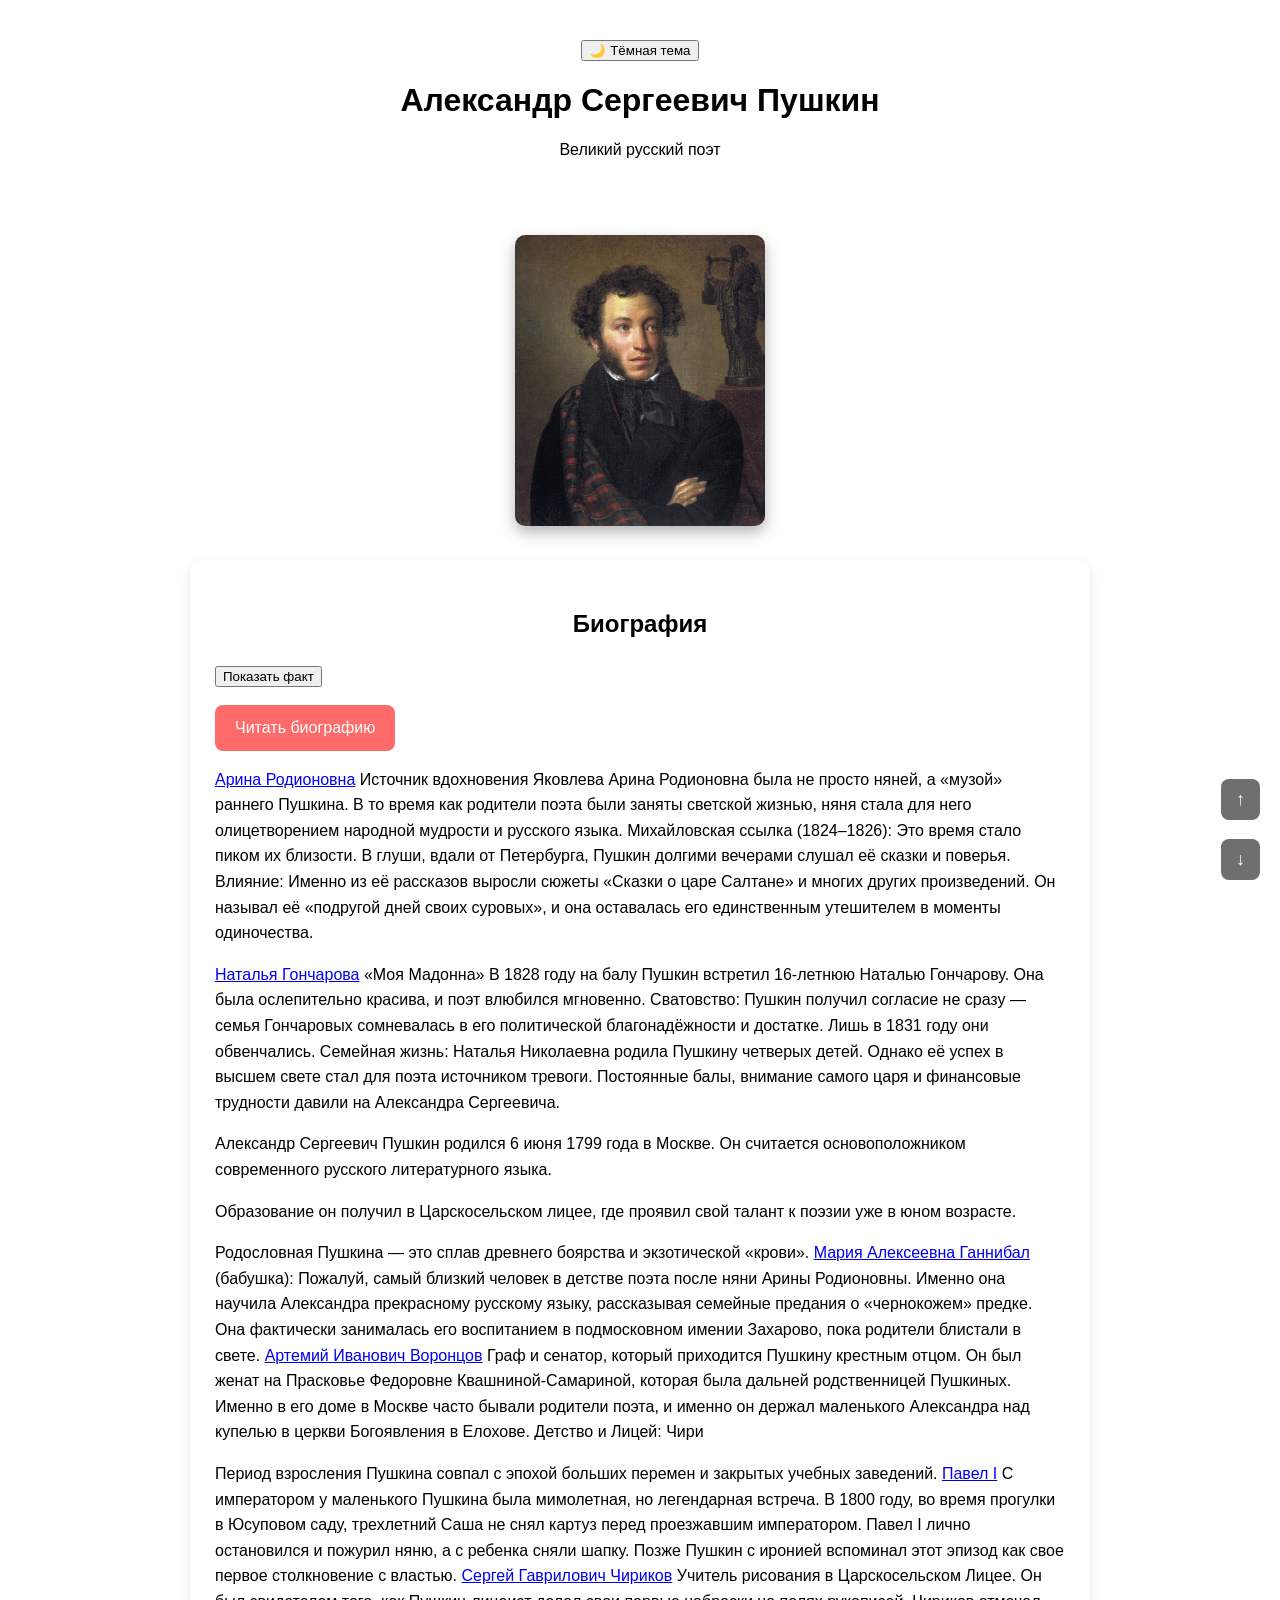
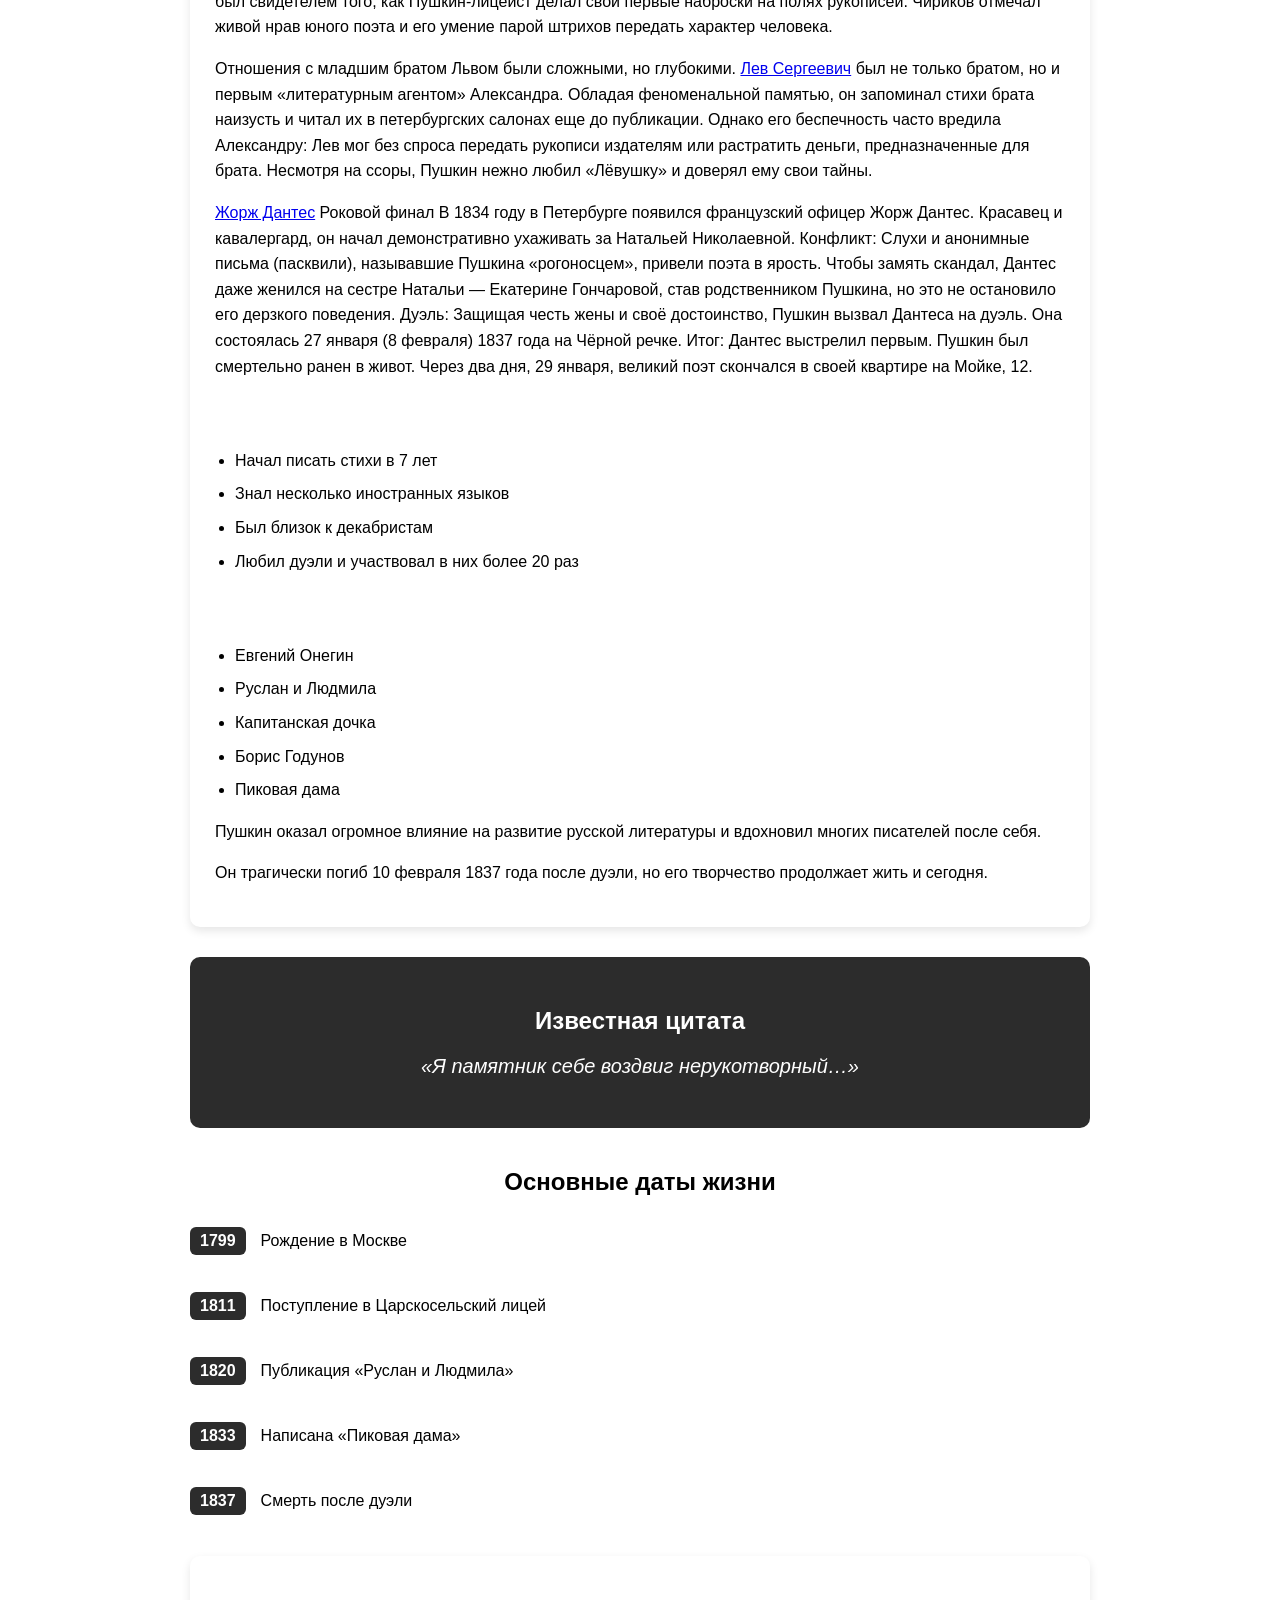
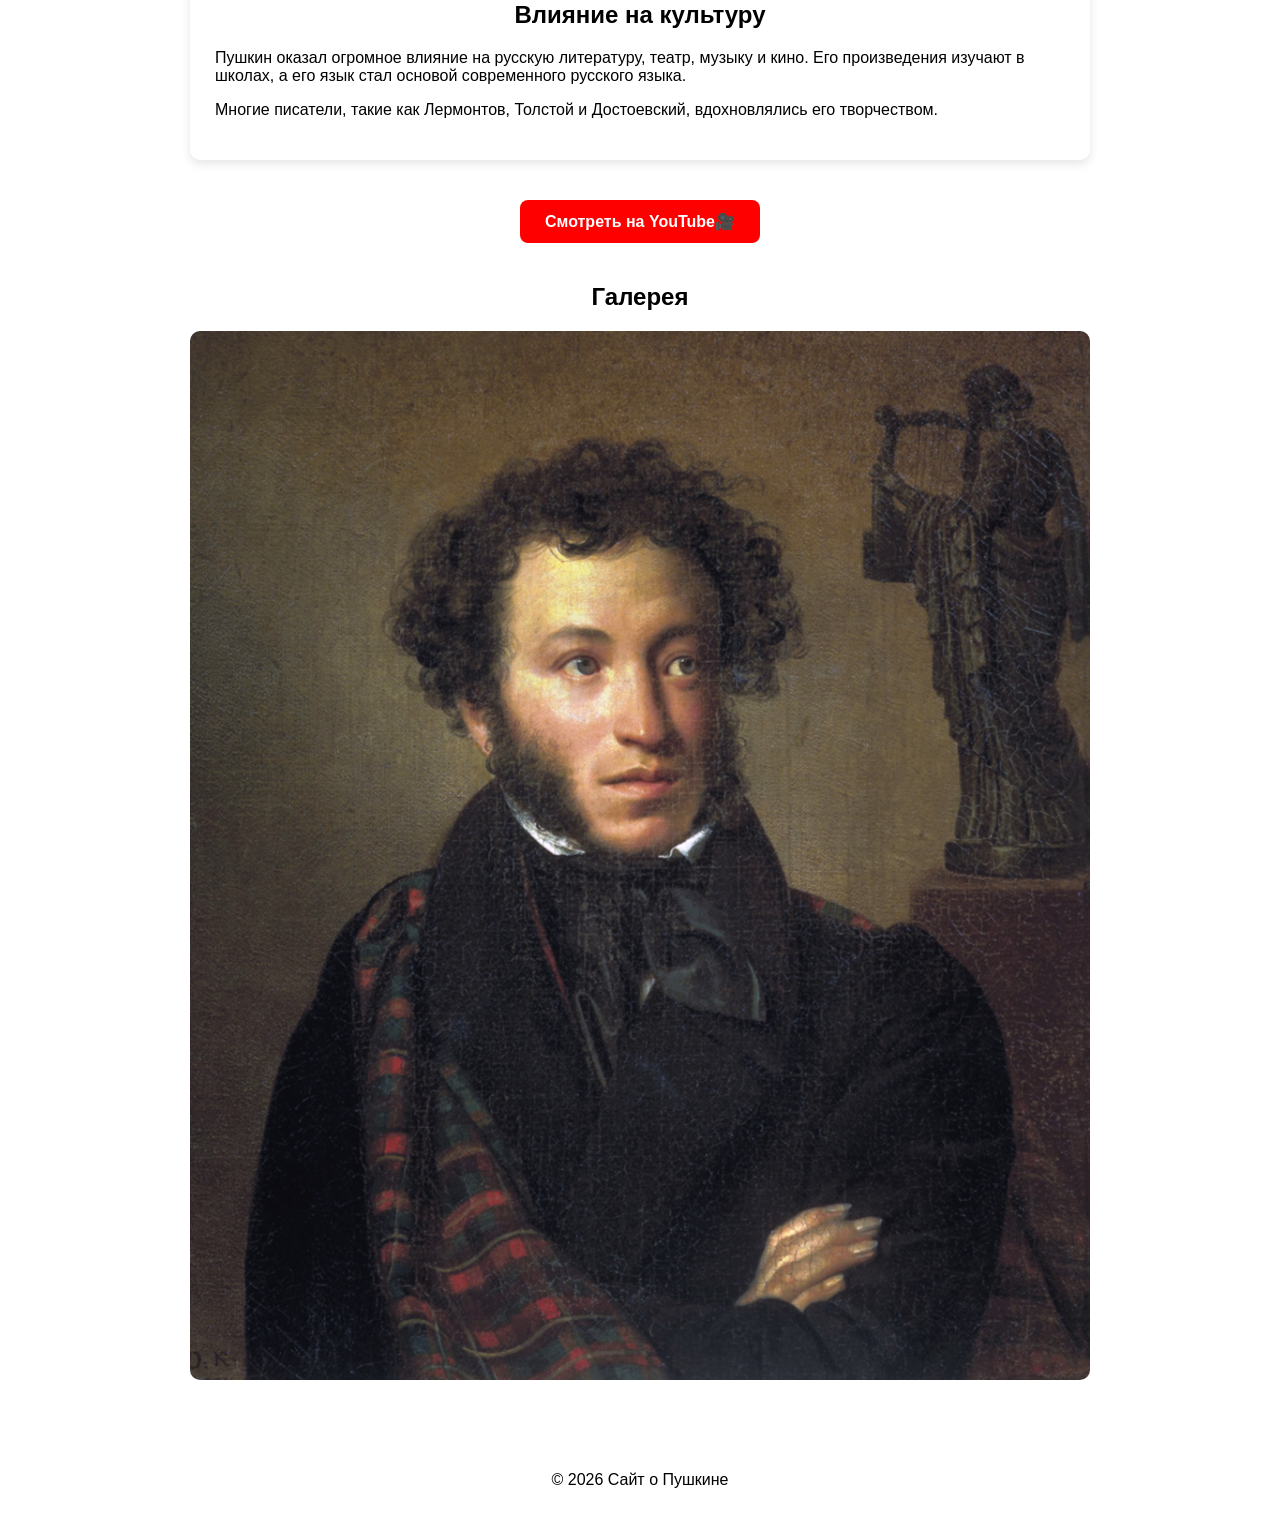
<file: index.html>
<!DOCTYPE html>
<html lang="ru">
<head>
    <meta charset="UTF-8">
    <title>Мой сайт о пушкине</title>
    <meta name="viewport" content="width=device-width, initial-scale=1.0">
    <link rel="stylesheet" href="v.css">


</head>

<body>

<header class="fade-in">
    <button id="themeBtn" type="button">🌙 Тёмная тема</button>
    <h1>Александр Сергеевич Пушкин</h1>
    <p>Великий русский поэт</p>
</header>

<main>

    <!-- Фото -->
    <section class="fade-in">
        <div class="photo">
            <img src="Portrait_of_Alexander_Pushkin_(Orest_Kiprensky,_1827).PNG" alt="Пушкин">
        </div>
    </section>

    <!-- Биография -->
    <section class="bio fade-in" id="bio">
        <h2>Биография</h2>
        <button id="factBtn" type="button">Показать факт</button>
        <p id="fact" class="fact-text"></p>
        <a href="#bio" class="btn">Читать биографию</a>
        <p><a href="rodionova.html" target="_blank" rel="noreferrer">Арина Родионовна</a> Источник вдохновения
Яковлева Арина Родионовна была не просто няней, а «музой» раннего Пушкина. В то время как родители поэта были заняты светской жизнью, няня стала для него олицетворением народной мудрости и русского языка.

Михайловская ссылка (1824–1826): Это время стало пиком их близости. В глуши, вдали от Петербурга, Пушкин долгими вечерами слушал её сказки и поверья.

Влияние: Именно из её рассказов выросли сюжеты «Сказки о царе Салтане» и многих других произведений. Он называл её «подругой дней своих суровых», и она оставалась его единственным утешителем в моменты одиночества.</p>
<p> <a href="gonchirova.html" target="_blank">Наталья Гончарова</a> «Моя Мадонна»
В 1828 году на балу Пушкин встретил 16-летнюю Наталью Гончарову. Она была ослепительно красива, и поэт влюбился мгновенно.

Сватовство: Пушкин получил согласие не сразу — семья Гончаровых сомневалась в его политической благонадёжности и достатке. Лишь в 1831 году они обвенчались.

Семейная жизнь: Наталья Николаевна родила Пушкину четверых детей. Однако её успех в высшем свете стал для поэта источником тревоги. Постоянные балы, внимание самого царя и финансовые трудности давили на Александра Сергеевича.

</p>

        <p>Александр Сергеевич Пушкин родился 6 июня 1799 года в Москве. Он считается основоположником современного русского литературного языка.</p>
        <p>Образование он получил в Царскосельском лицее, где проявил свой талант к поэзии уже в юном возрасте.</p>
        <p>Родословная Пушкина — это сплав древнего боярства и экзотической «крови».

<a href="x.html" target="_blank">Мария Алексеевна Ганнибал</a> (бабушка): Пожалуй, самый близкий человек в детстве поэта после няни Арины Родионовны. Именно она научила Александра прекрасному русскому языку, рассказывая семейные предания о «чернокожем» предке. Она фактически занималась его воспитанием в подмосковном имении Захарово, пока родители блистали в свете.

<a href="l.html" target="_blank">Артемий Иванович Воронцов</a> Граф и сенатор, который приходится Пушкину крестным отцом. Он был женат на Прасковье Федоровне Квашниной-Самариной, которая была дальней родственницей Пушкиных. Именно в его доме в Москве часто бывали родители поэта, и именно он держал маленького Александра над купелью в церкви Богоявления в Елохове.

Детство и Лицей: Чири</p>
<p>Период взросления Пушкина совпал с эпохой больших перемен и закрытых учебных заведений.

<a href="m.html" target="_blank">Павел I</a> С императором у маленького Пушкина была мимолетная, но легендарная встреча. В 1800 году, во время прогулки в Юсуповом саду, трехлетний Саша не снял картуз перед проезжавшим императором. Павел I лично остановился и пожурил няню, а с ребенка сняли шапку. Позже Пушкин с иронией вспоминал этот эпизод как свое первое столкновение с властью.

<a href="c.html" target="_blank">Сергей Гаврилович Чириков</a> Учитель рисования в Царскосельском Лицее. Он был свидетелем того, как Пушкин-лицеист делал свои первые наброски на полях рукописей. Чириков отмечал живой нрав юного поэта и его умение парой штрихов передать характер человека.</p>
<p>Отношения с младшим братом Львом были сложными, но глубокими.

<a href="hi.html" target="_blank">Лев Сергеевич</a> был не только братом, но и первым «литературным агентом» Александра. Обладая феноменальной памятью, он запоминал стихи брата наизусть и читал их в петербургских салонах еще до публикации.
Однако его беспечность часто вредила Александру: Лев мог без спроса передать рукописи издателям или растратить деньги, предназначенные для брата. Несмотря на ссоры, Пушкин нежно любил «Лёвушку» и доверял ему свои тайны.</p>
<p><a href="dantes.html" target="_blank">Жорж Дантес</a> Роковой финал
В 1834 году в Петербурге появился французский офицер Жорж Дантес. Красавец и кавалергард, он начал демонстративно ухаживать за Натальей Николаевной.

Конфликт: Слухи и анонимные письма (пасквили), называвшие Пушкина «рогоносцем», привели поэта в ярость. Чтобы замять скандал, Дантес даже женился на сестре Натальи — Екатерине Гончаровой, став родственником Пушкина, но это не остановило его дерзкого поведения.

Дуэль: Защищая честь жены и своё достоинство, Пушкин вызвал Дантеса на дуэль. Она состоялась 27 января (8 февраля) 1837 года на Чёрной речке.

Итог: Дантес выстрелил первым. Пушкин был смертельно ранен в живот. Через два дня, 29 января, великий поэт скончался в своей квартире на Мойке, 12.</p>
<p></p>

        <h3>Интересные факты</h3>
        <ul class="facts">
            <li>Начал писать стихи в 7 лет</li>
            <li>Знал несколько иностранных языков</li>
            <li>Был близок к декабристам</li>
            <li>Любил дуэли и участвовал в них более 20 раз</li>
        </ul>

        <h3>Известные произведения</h3>
        <ul class="works">
            <li>Евгений Онегин</li>
            <li>Руслан и Людмила</li>
            <li>Капитанская дочка</li>
            <li>Борис Годунов</li>
            <li>Пиковая дама</li>
        </ul>

        <p>Пушкин оказал огромное влияние на развитие русской литературы и вдохновил многих писателей после себя.</p>
        <p>Он трагически погиб 10 февраля 1837 года после дуэли, но его творчество продолжает жить и сегодня.</p>
    </section>

    <!-- Цитата -->
    <section class="quote fade-in">
        <h2>Известная цитата</h2>
        <blockquote>«Я памятник себе воздвиг нерукотворный…»</blockquote>
    </section>

    <!-- Хронология -->
    <section class="timeline fade-in">
        <h2>Основные даты жизни</h2>
        <div class="timeline-item"><span>1799</span><p>Рождение в Москве</p></div>
        <div class="timeline-item"><span>1811</span><p>Поступление в Царскосельский лицей</p></div>
        <div class="timeline-item"><span>1820</span><p>Публикация «Руслан и Людмила»</p></div>
        <div class="timeline-item"><span>1833</span><p>Написана «Пиковая дама»</p></div>
        <div class="timeline-item"><span>1837</span><p>Смерть после дуэли</p></div>
    </section>

    <!-- Влияние -->
    <section class="influence fade-in">
        <h2>Влияние на культуру</h2>
        <p>Пушкин оказал огромное влияние на русскую литературу, театр, музыку и кино. Его произведения изучают в школах, а его язык стал основой современного русского языка.</p>
        <p>Многие писатели, такие как Лермонтов, Толстой и Достоевский, вдохновлялись его творчеством.</p>
    </section>

    <!-- Видео -->
    <section class="video fade-in">
        <a class="youtube-btn" href="https://youtube.com/shorts/B1WaDGJ6Wsg" target="_blank">
            Смотреть на YouTube🎥
        </a>
    </section>
    <!-- Галерея -->
    <section class="gallery fade-in">
        <h2>Галерея</h2>
        <div class="gallery-grid">
            <img src="Portrait_of_Alexander_Pushkin_(Orest_Kiprensky,_1827).PNG" alt="Портрет Пушкина">
        </div>
    </section>

</main>

<footer class="fade-in">
    <p>© 2026 Сайт о Пушкине</p>
</footer>

<button id="scrollTopBtn">↑</button>
<button id="scrollBottomBtn">↓</button>

<script src="script.js" defer></script>
</body>
</html>
</file>
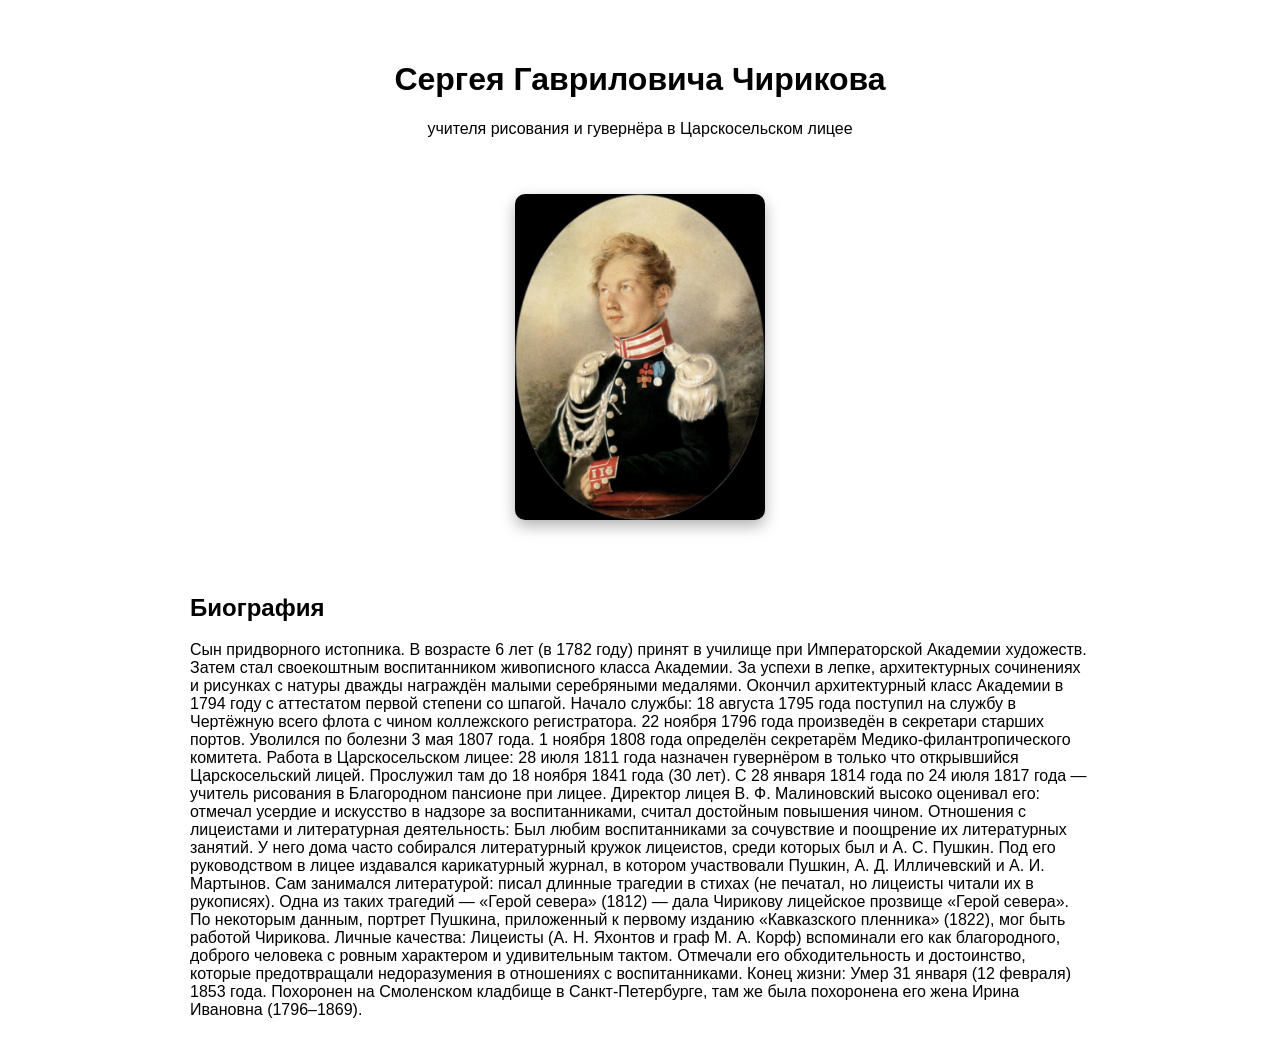
<file: c.html>
<!DOCTYPE html>
<html lang="ru">
<head>
    <meta charset="UTF-8">
    <title>мой сайт про Пушкина</title>
    <link rel="stylesheet" href="v.css">
</head>
<body>

<header>
    <h1>Сергея Гавриловича Чирикова</h1>
    <p>учителя рисования и гувернёра в Царскосельском лицее</p>
</header>
    <section class="photo">
        <img src="6965.jpg" alt="">
        
    </section>

<main>
    <h2>Биография</h2>
        
        <p>

Сын придворного истопника.

В возрасте 6 лет (в 1782 году) принят в училище при Императорской Академии художеств.

Затем стал своекоштным воспитанником живописного класса Академии.

За успехи в лепке, архитектурных сочинениях и рисунках с натуры дважды награждён малыми серебряными медалями.

Окончил архитектурный класс Академии в 1794 году с аттестатом первой степени со шпагой.

Начало службы:

18 августа 1795 года поступил на службу в Чертёжную всего флота с чином коллежского регистратора.

22 ноября 1796 года произведён в секретари старших портов.

Уволился по болезни 3 мая 1807 года.

1 ноября 1808 года определён секретарём Медико‑филантропического комитета.

Работа в Царскосельском лицее:

28 июля 1811 года назначен гувернёром в только что открывшийся Царскосельский лицей. Прослужил там до 18 ноября 1841 года (30 лет).

С 28 января 1814 года по 24 июля 1817 года — учитель рисования в Благородном пансионе при лицее.

Директор лицея В. Ф. Малиновский высоко оценивал его: отмечал усердие и искусство в надзоре за воспитанниками, считал достойным повышения чином.

Отношения с лицеистами и литературная деятельность:

Был любим воспитанниками за сочувствие и поощрение их литературных занятий.

У него дома часто собирался литературный кружок лицеистов, среди которых был и А. С. Пушкин.

Под его руководством в лицее издавался карикатурный журнал, в котором участвовали Пушкин, А. Д. Илличевский и А. И. Мартынов.

Сам занимался литературой: писал длинные трагедии в стихах (не печатал, но лицеисты читали их в рукописях). Одна из таких трагедий — «Герой севера» (1812) — дала Чирикову лицейское прозвище «Герой севера».

По некоторым данным, портрет Пушкина, приложенный к первому изданию «Кавказского пленника» (1822), мог быть работой Чирикова.

Личные качества:

Лицеисты (А. Н. Яхонтов и граф М. А. Корф) вспоминали его как благородного, доброго человека с ровным характером и удивительным тактом.

Отмечали его обходительность и достоинство, которые предотвращали недоразумения в отношениях с воспитанниками.

Конец жизни:

Умер 31 января (12 февраля) 1853 года.

Похоронен на Смоленском кладбище в Санкт‑Петербурге, там же была похоронена его жена Ирина Ивановна (1796–1869).
  </p>
    </section>

</main>
</file>
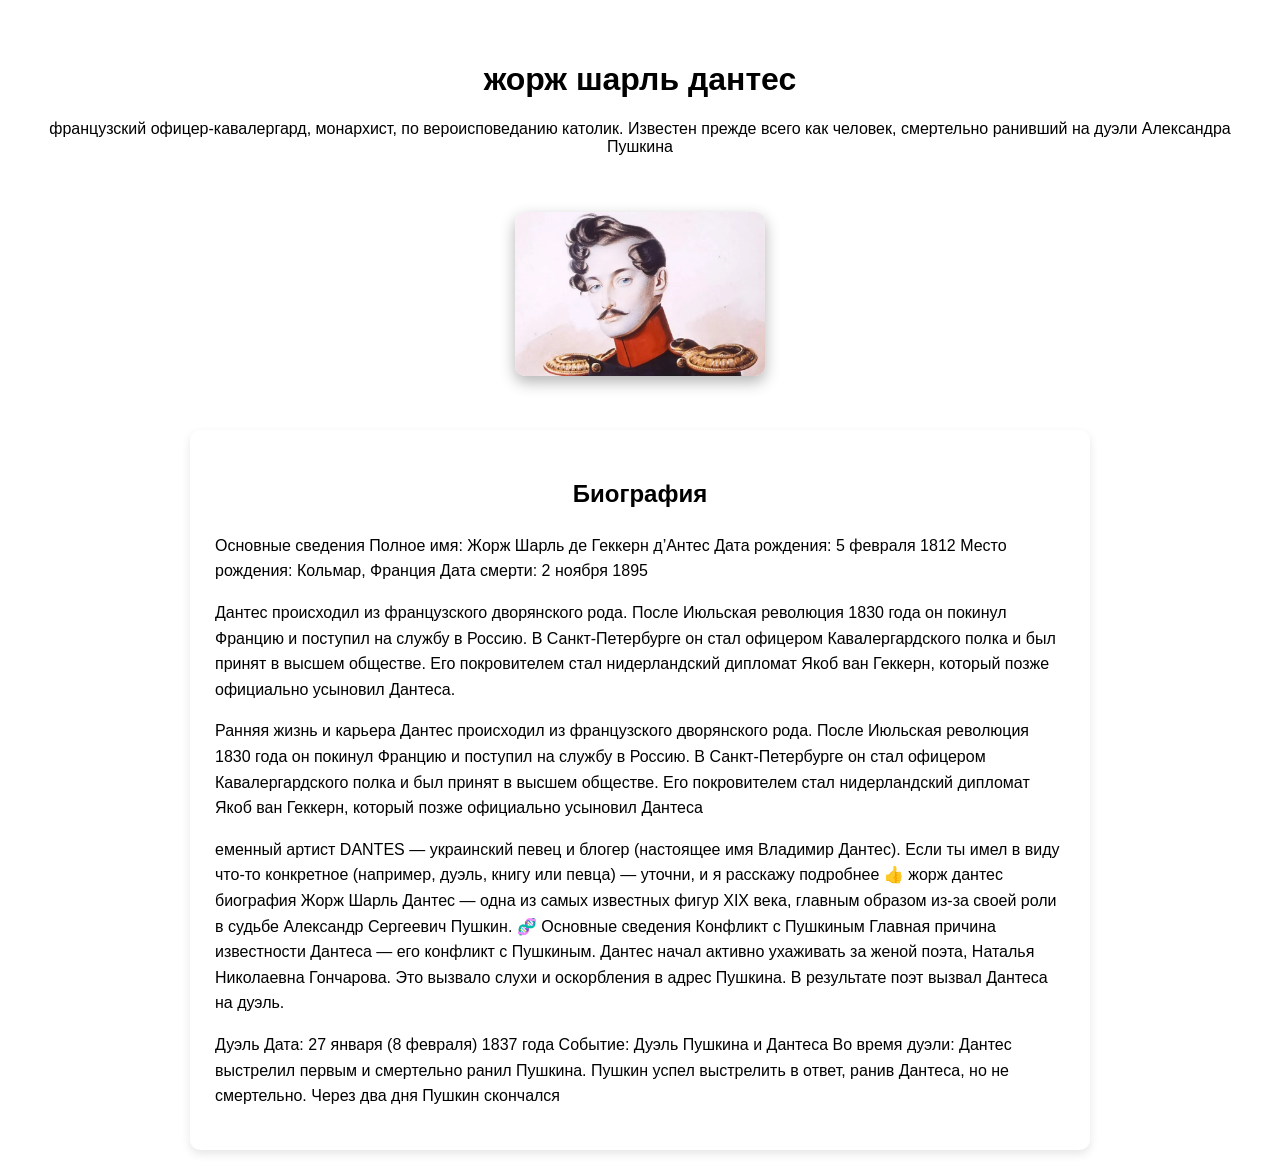
<file: dantes.html>
<!DOCTYPE html>
<html lang="ru">
<head>
    <meta charset="UTF-8">
    <title>мой сайт про Пушкина</title>
    <link rel="stylesheet" href="v.css">
</head>
<body>

<header>
    <h1>жорж шарль дантес</h1>
    <p>
 французский офицер-кавалергард, монархист, по вероисповеданию католик. Известен прежде всего как человек, смертельно ранивший на дуэли Александра Пушкина
    </p>
</header>
<section class="photo">
<img src="i dantes.jpg" alt="" >
</section>
<main>


    <section class="bio">
        <h2>Биография</h2>
<p>Основные сведения
Полное имя: Жорж Шарль де Геккерн д’Антес
Дата рождения: 5 февраля 1812
Место рождения: Кольмар, Франция
Дата смерти: 2 ноября 1895
        </p>
        <p>
        Дантес происходил из французского дворянского рода. После Июльская революция 1830 года он покинул Францию и поступил на службу в Россию.

В Санкт-Петербурге он стал офицером Кавалергардского полка и был принят в высшем обществе. Его покровителем стал нидерландский дипломат Якоб ван Геккерн, который позже официально усыновил Дантеса.
        </p>
        
        <p>
            
        Ранняя жизнь и карьера

Дантес происходил из французского дворянского рода. После Июльская революция 1830 года он покинул Францию и поступил на службу в Россию.

В Санкт-Петербурге он стал офицером Кавалергардского полка и был принят в высшем обществе. Его покровителем стал нидерландский дипломат Якоб ван Геккерн, который позже официально усыновил Дантеса
            
        </p>
        <p>
            еменный артист
DANTES — украинский певец и блогер (настоящее имя Владимир Дантес).

Если ты имел в виду что-то конкретное (например, дуэль, книгу или певца) — уточни, и я расскажу подробнее 👍

жорж дантес биография

Жорж Шарль Дантес — одна из самых известных фигур XIX века, главным образом из-за своей роли в судьбе Александр Сергеевич Пушкин.

🧬 Основные сведения

 Конфликт с Пушкиным

Главная причина известности Дантеса — его конфликт с Пушкиным.

Дантес начал активно ухаживать за женой поэта, Наталья Николаевна Гончарова.
Это вызвало слухи и оскорбления в адрес Пушкина.
В результате поэт вызвал Дантеса на дуэль.
        </p>
        <p> Дуэль
Дата: 27 января (8 февраля) 1837 года
Событие: Дуэль Пушкина и Дантеса

Во время дуэли:

Дантес выстрелил первым и смертельно ранил Пушкина.
Пушкин успел выстрелить в ответ, ранив Дантеса, но не смертельно.

Через два дня Пушкин скончался
        </p>
        <p></p>
    </section>
    
</main>



</body>
</html>
</file>
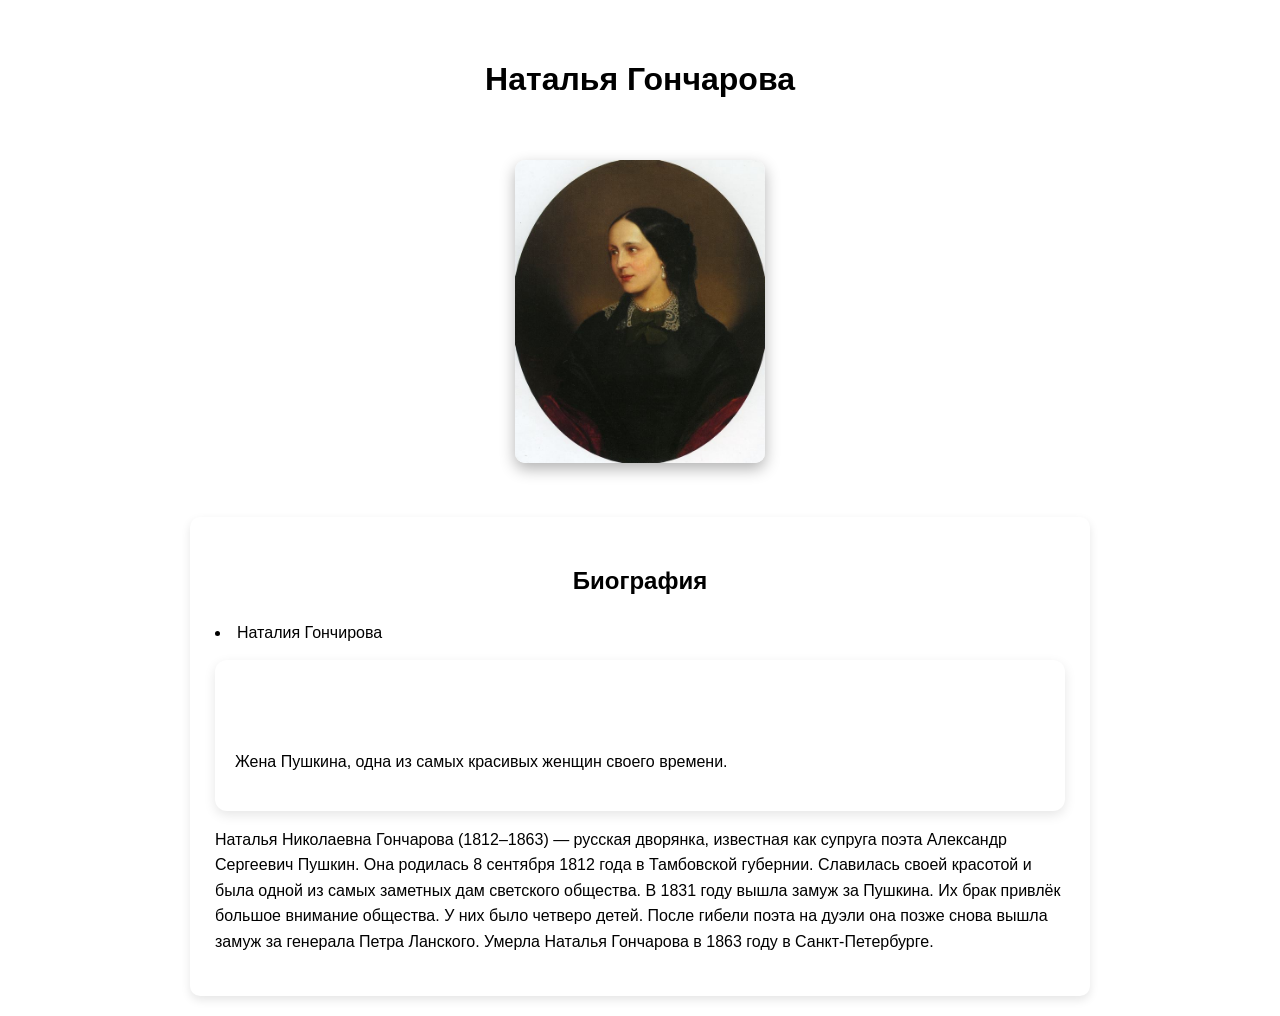
<file: gonchirova.html>
<!DOCTYPE html>
<html lang="ru">
<head>
    <meta charset="UTF-8">
    <title>мой сайт про Пушкина</title>
    <link rel="stylesheet" href="v.css">
</head>
<body>

<header>
    <h1>Наталья Гончарова</h1>
    
</header>
<section class="photo">
<img src="Natalia_Goncharova_by_Karl_Lash_(1856,_Pr._coll.).jpg" alt="">
</section>
<main>


    <section class="bio">
        <h2>Биография</h2>
        <li>Наталия Гончирова</li>
        <div class="card">
    <h3>Наталья Гончарова</h3>
    <p>Жена Пушкина, одна из самых красивых женщин своего времени.</p>
</div>
        <p>
           Наталья Николаевна Гончарова (1812–1863) — русская дворянка, известная как супруга поэта Александр Сергеевич Пушкин.

Она родилась 8 сентября 1812 года в Тамбовской губернии. Славилась своей красотой и была одной из самых заметных дам светского общества.

В 1831 году вышла замуж за Пушкина. Их брак привлёк большое внимание общества. У них было четверо детей. После гибели поэта на дуэли она позже снова вышла замуж за генерала Петра Ланского.

Умерла Наталья Гончарова в 1863 году в Санкт-Петербурге. 
  </p>
    </section>
    
</main>
 

</body>
</html>
</file>
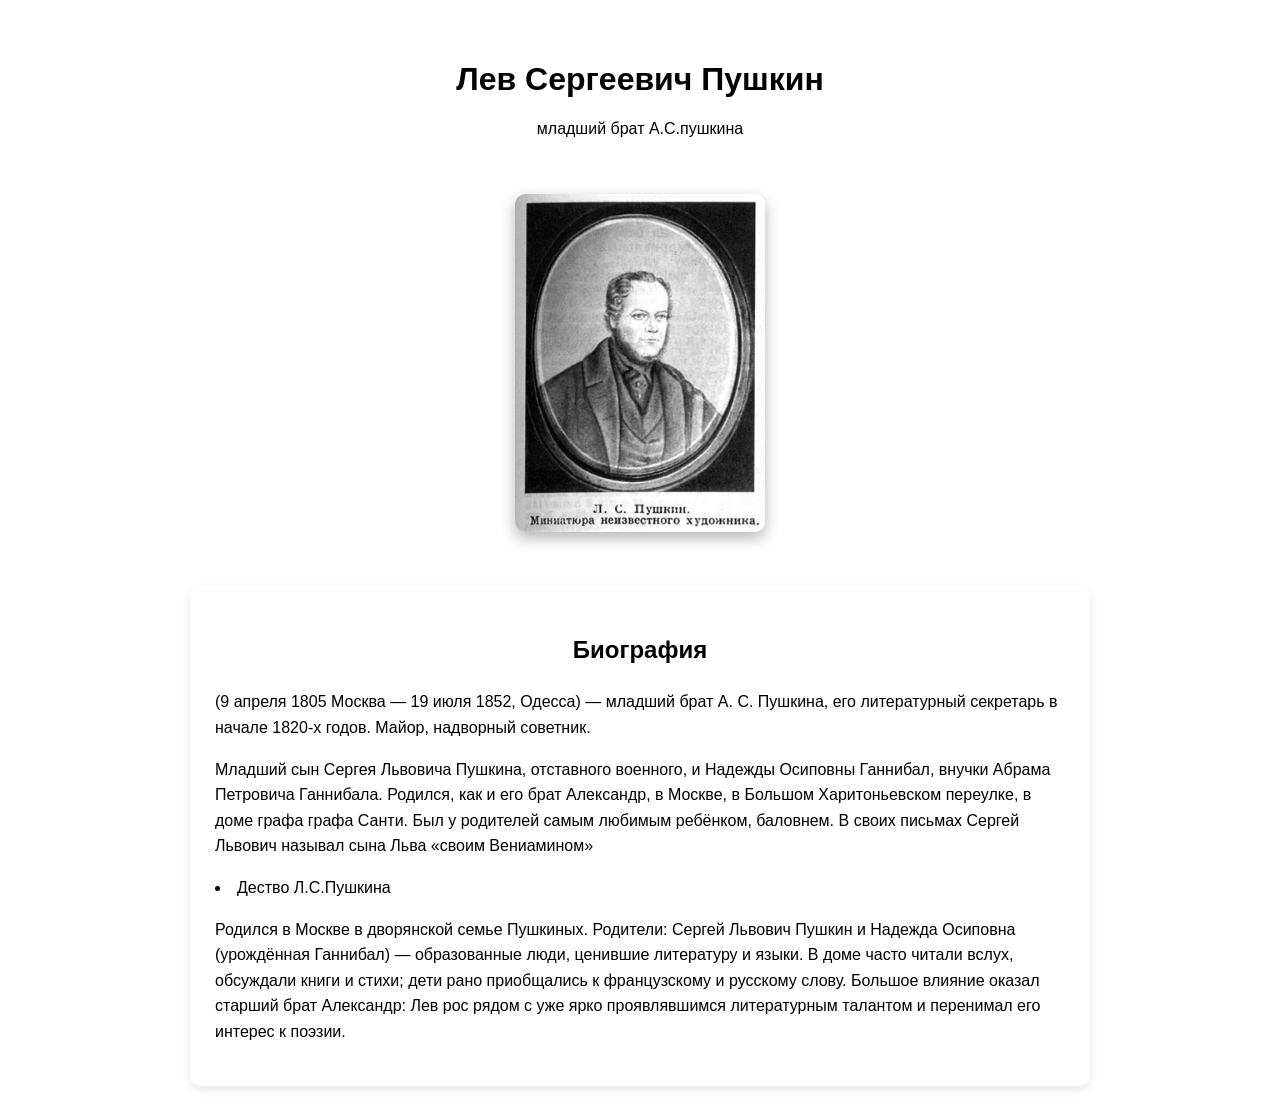
<file: hi.html>
<!DOCTYPE html>
<html lang="ru">
<head>
    <meta charset="UTF-8">
    <title>мой сайт про Пушкина</title>
    <link rel="stylesheet" href="v.css">
</head>
<body>

<header>
    <h1>Лев Сергеевич Пушкин</h1>
    <p>младший брат А.С.пушкина

    </p>
</header>
<section class="photo">
<img src="1c677305b638c6f5ae832acd7d9ee8b0.jpg" alt="" >
</section>
<main>


    <section class="bio">
        <h2>Биография</h2>
        <p>(9  апреля 1805 Москва — 19  июля 1852, Одесса) — младший брат А. С. Пушкина, его литературный секретарь в начале 1820-х годов. Майор, надворный советник.
        </p>
        <p>
            Младший сын Сергея Львовича Пушкина, отставного военного, и Надежды Осиповны Ганнибал, внучки Абрама Петровича Ганнибала. Родился, как и его брат Александр, в Москве, в Большом Харитоньевском переулке, в доме графа графа Санти. Был у родителей самым любимым ребёнком, баловнем. В своих письмах Сергей Львович называл сына Льва «своим Вениамином»
        </p>
        
        
        
        <li>Дество Л.С.Пушкина</li>
        <p>
            Родился в Москве в дворянской семье Пушкиных.

Родители: Сергей Львович Пушкин и Надежда Осиповна (урождённая Ганнибал) — образованные люди, ценившие литературу и языки.

В доме часто читали вслух, обсуждали книги и стихи; дети рано приобщались к французскому и русскому слову.

Большое влияние оказал старший брат Александр: Лев рос рядом с уже ярко проявлявшимся литературным талантом и перенимал его интерес к поэзии.
        </p>
    </section>
    
</main>



</body>
</html>
</file>
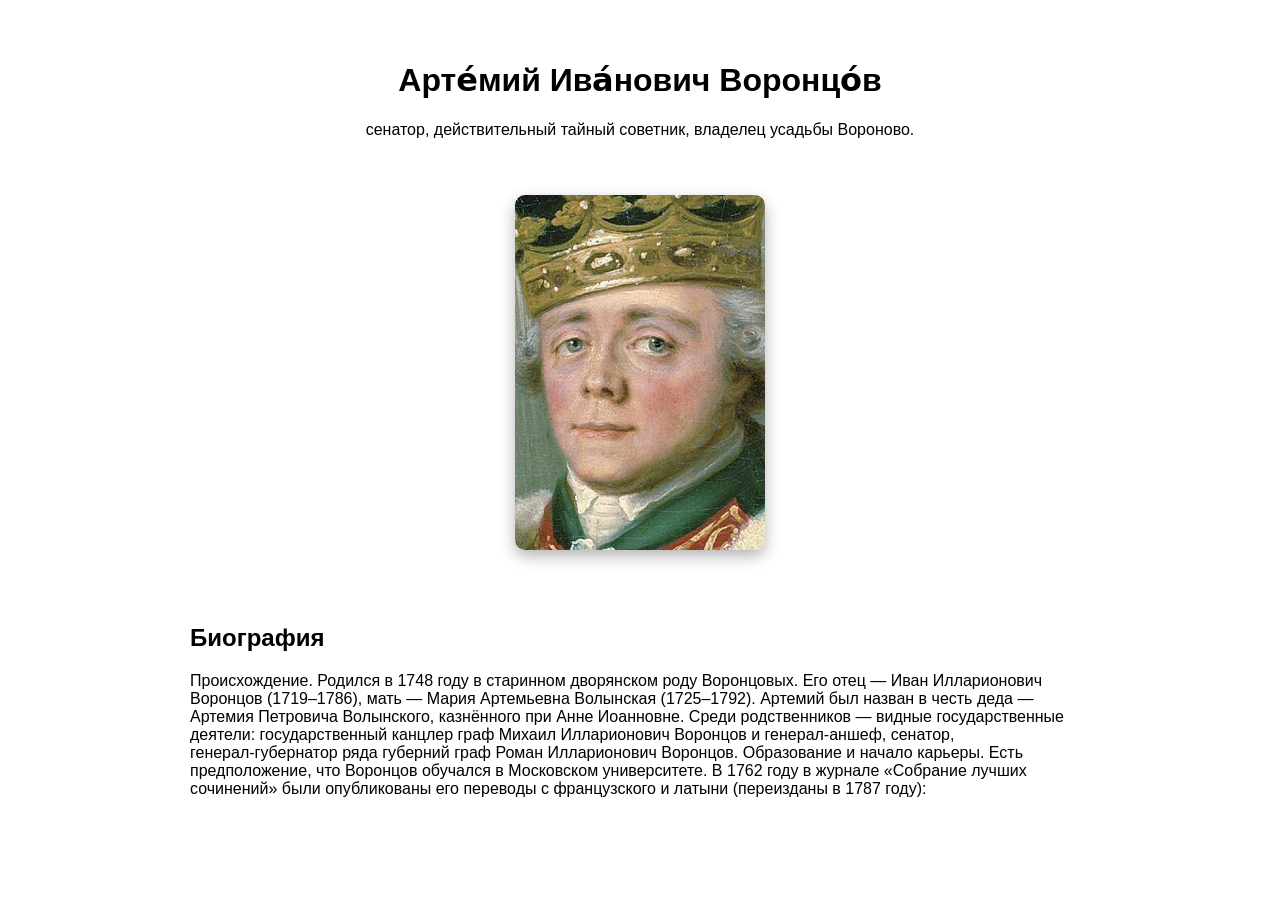
<file: l.html>
<!DOCTYPE html>
<html lang="ru">
<head>
    <meta charset="UTF-8">
    <title>мой сайт про Пушкина</title>
    <link rel="stylesheet" href="v.css">
</head>
<body>

<header>
    <h1>Арте́мий Ива́нович Воронцо́в</h1>
    <p>сенатор, действительный тайный советник, владелец усадьбы Вороново.</p>
</header>
    <section class="photo">
        <img src="x_Павла_I_кисти_Сальваторе_Тончи_Старшего_(фрагмент).jpg" alt="">
        
    </section>

<main>
    <h2>Биография</h2>
        
        <p>


Происхождение. Родился в 1748 году в старинном дворянском роду Воронцовых. Его отец — Иван Илларионович Воронцов (1719–1786), мать — Мария Артемьевна Волынская (1725–1792). Артемий был назван в честь деда — Артемия Петровича Волынского, казнённого при Анне Иоанновне. Среди родственников — видные государственные деятели: государственный канцлер граф Михаил Илларионович Воронцов и генерал‑аншеф, сенатор, генерал‑губернатор ряда губерний граф Роман Илларионович Воронцов.

Образование и начало карьеры. Есть предположение, что Воронцов обучался в Московском университете. В 1762 году в журнале «Собрание лучших сочинений» были опубликованы его переводы с французского и латыни (переизданы в 1787 году):
        </p>
    </section>

</main>
</file>
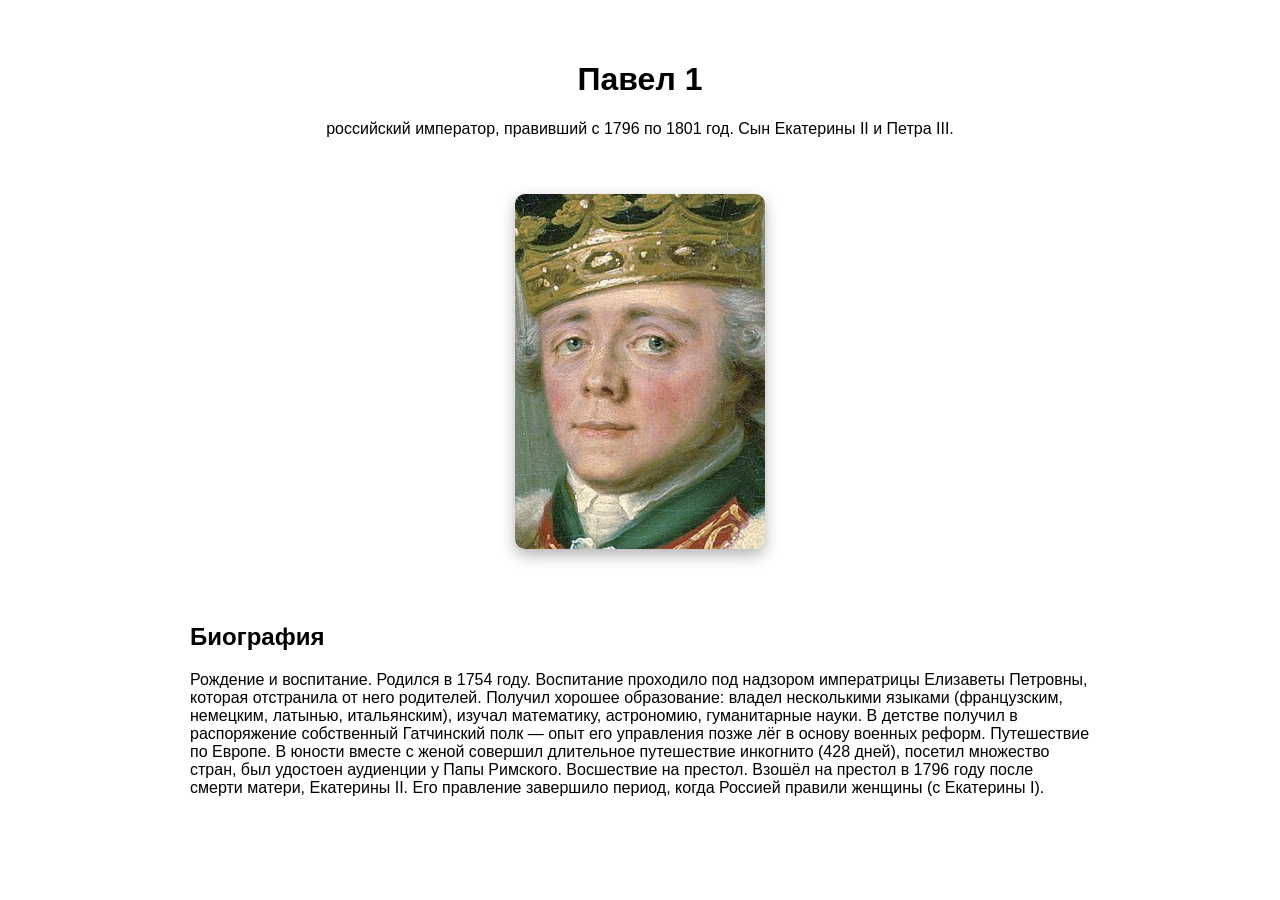
<file: m.html>
<!DOCTYPE html>
<html lang="ru">
<head>
    <meta charset="UTF-8">
    <title>мой сайт про Пушкина</title>
    <link rel="stylesheet" href="v.css">
</head>
<body>

<header>
    <h1>Павел 1</h1>
    <p> российский император, правивший с 1796 по 1801 год. Сын Екатерины II и Петра III.</p>
</header>
    <section class="photo">
        <img src="x_Павла_I_кисти_Сальваторе_Тончи_Старшего_(фрагмент).jpg" alt="">
        
    </section>

<main>
    <h2>Биография</h2>
        
        <p>
Рождение и воспитание. Родился в 1754 году. Воспитание проходило под надзором императрицы Елизаветы Петровны, которая отстранила от него родителей. Получил хорошее образование: владел несколькими языками (французским, немецким, латынью, итальянским), изучал математику, астрономию, гуманитарные науки. В детстве получил в распоряжение собственный Гатчинский полк — опыт его управления позже лёг в основу военных реформ.

Путешествие по Европе. В юности вместе с женой совершил длительное путешествие инкогнито (428 дней), посетил множество стран, был удостоен аудиенции у Папы Римского.

Восшествие на престол. Взошёл на престол в 1796 году после смерти матери, Екатерины II. Его правление завершило период, когда Россией правили женщины (с Екатерины I).
        </p>
    </section>
</file>
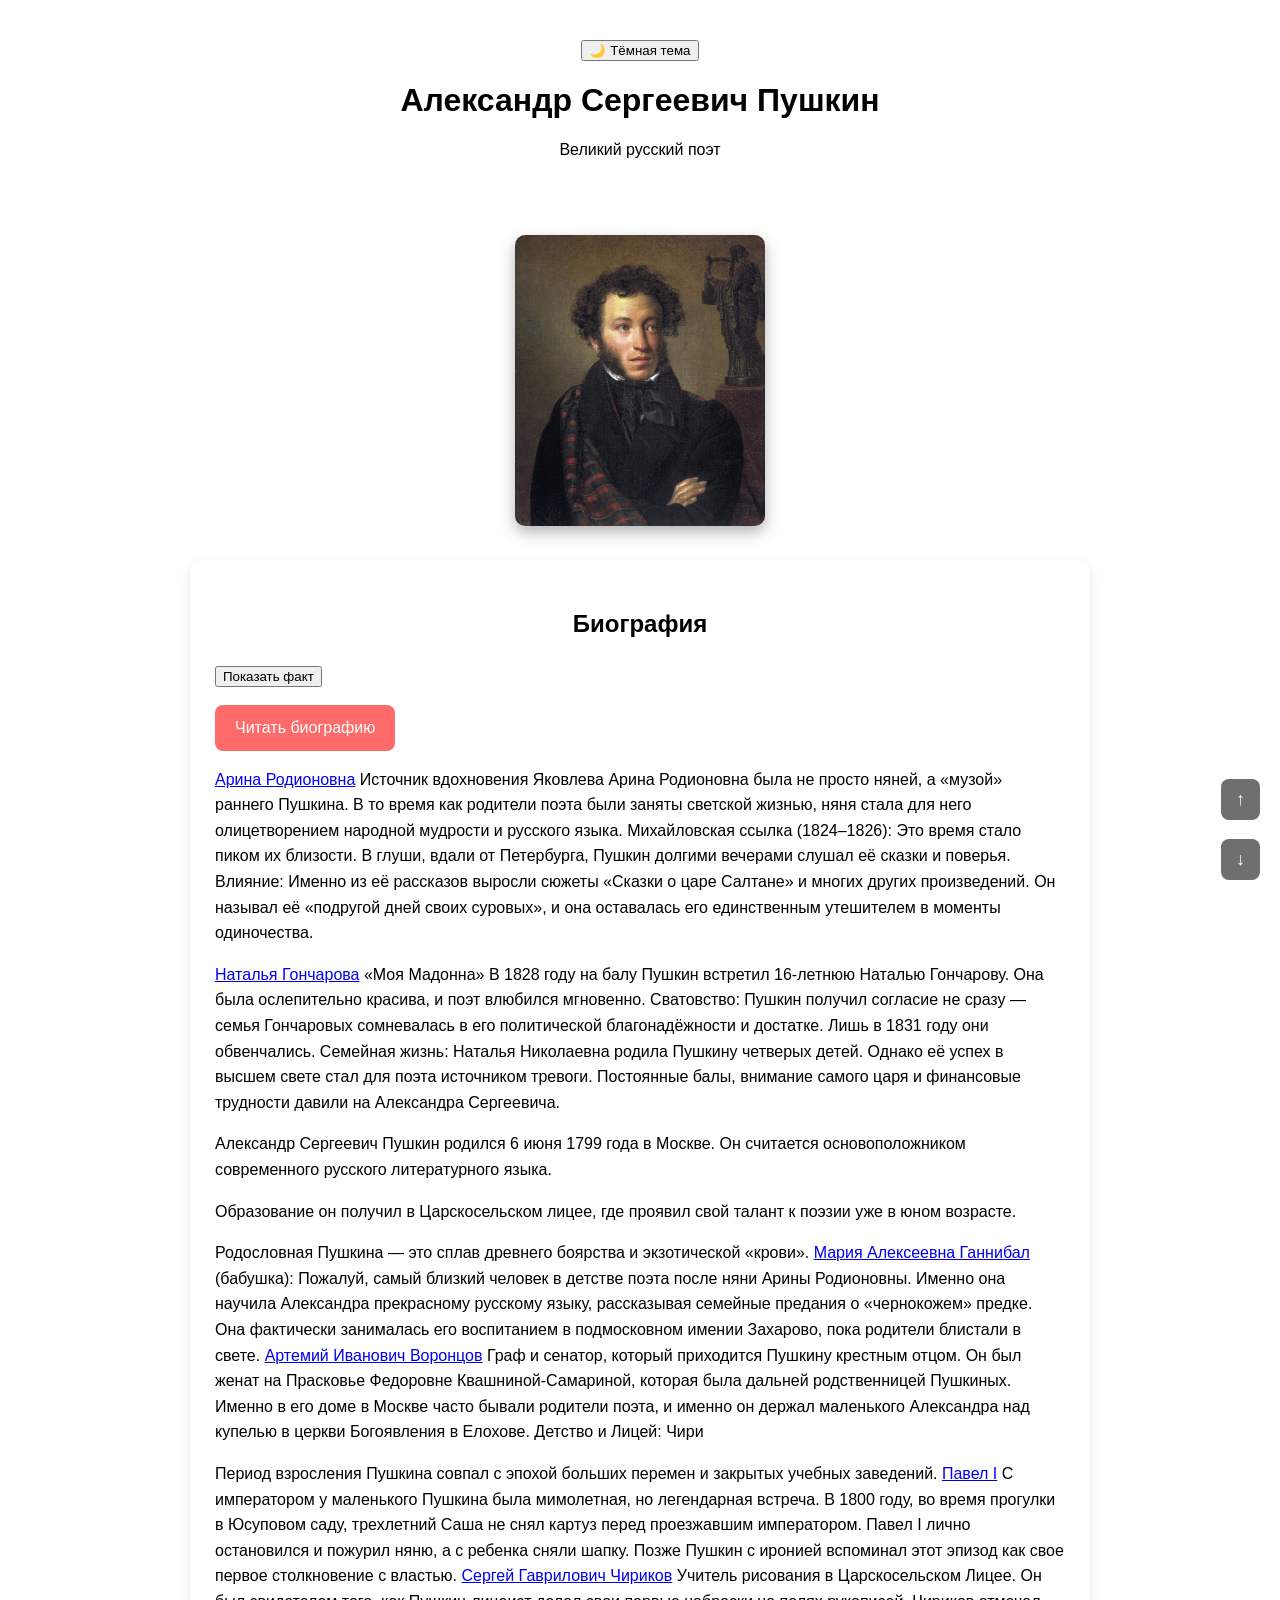
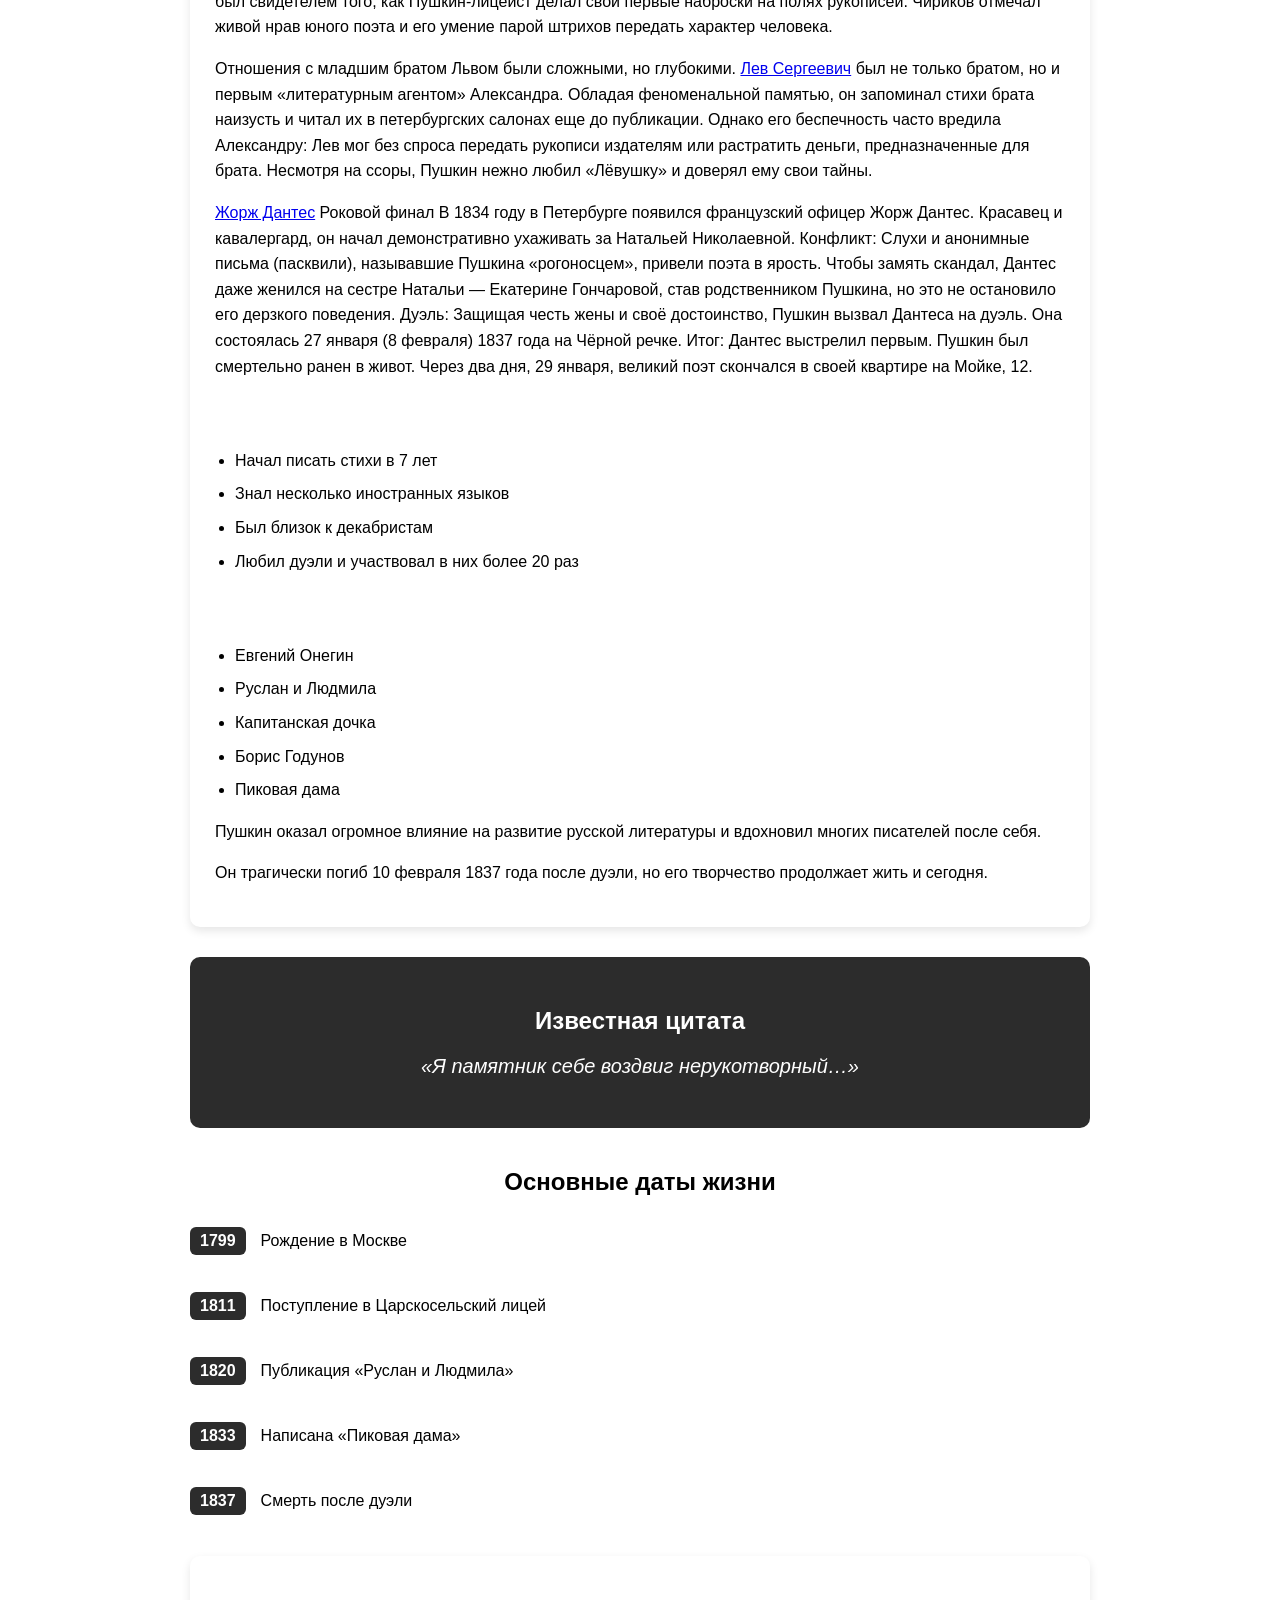
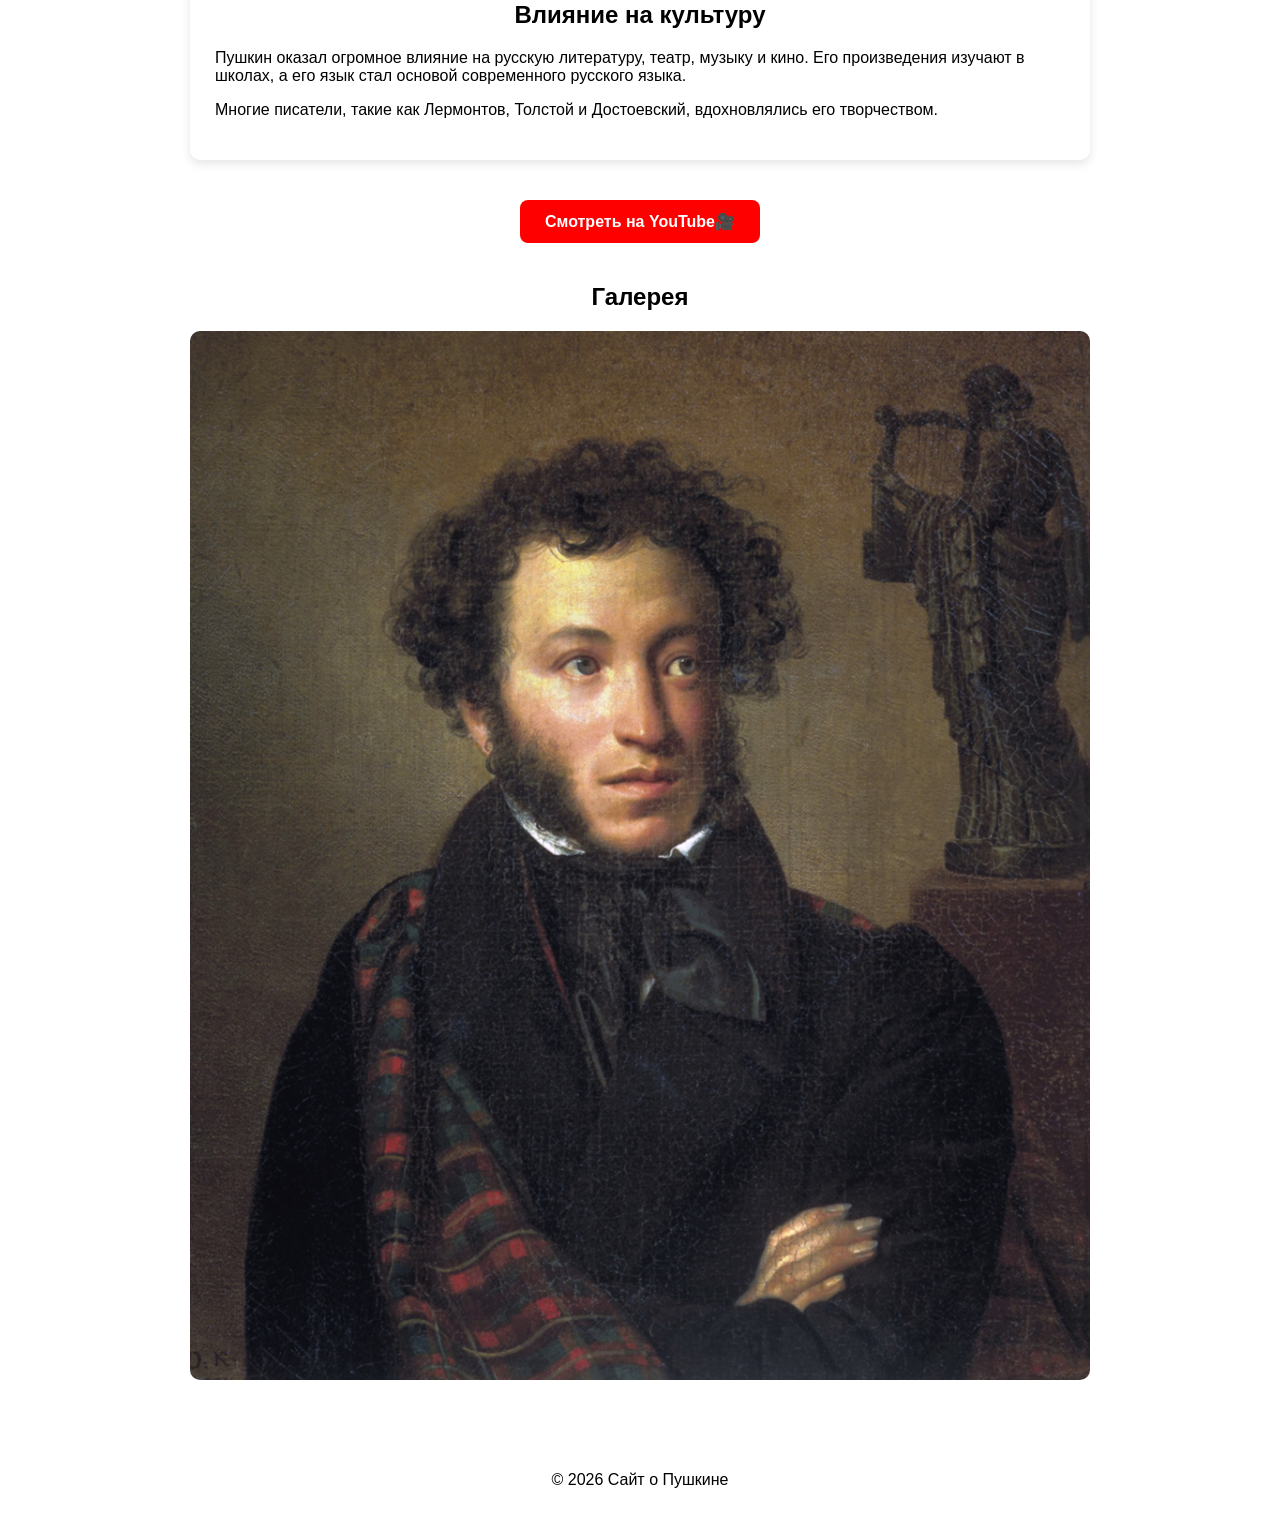
<file: pushkin.html>
<!DOCTYPE html>
<html lang="ru">
<head>
    <meta charset="UTF-8">
    <title>Мой сайт о пушкине</title>
    <meta name="viewport" content="width=device-width, initial-scale=1.0">
    <link rel="stylesheet" href="v.css">


</head>

<body>

<header class="fade-in">
    <button id="themeBtn" type="button">🌙 Тёмная тема</button>
    <h1>Александр Сергеевич Пушкин</h1>
    <p>Великий русский поэт</p>
</header>

<main>

    <!-- Фото -->
    <section class="fade-in">
        <div class="photo">
            <img src="Portrait_of_Alexander_Pushkin_(Orest_Kiprensky,_1827).PNG" alt="Пушкин">
        </div>
    </section>

    <!-- Биография -->
    <section class="bio fade-in" id="bio">
        <h2>Биография</h2>
        <button id="factBtn" type="button">Показать факт</button>
        <p id="fact" class="fact-text"></p>
        <a href="#bio" class="btn">Читать биографию</a>
        <p><a href="rodionova.html" target="_blank" rel="noreferrer">Арина Родионовна</a> Источник вдохновения
Яковлева Арина Родионовна была не просто няней, а «музой» раннего Пушкина. В то время как родители поэта были заняты светской жизнью, няня стала для него олицетворением народной мудрости и русского языка.

Михайловская ссылка (1824–1826): Это время стало пиком их близости. В глуши, вдали от Петербурга, Пушкин долгими вечерами слушал её сказки и поверья.

Влияние: Именно из её рассказов выросли сюжеты «Сказки о царе Салтане» и многих других произведений. Он называл её «подругой дней своих суровых», и она оставалась его единственным утешителем в моменты одиночества.</p>
<p> <a href="gonchirova.html" target="_blank">Наталья Гончарова</a> «Моя Мадонна»
В 1828 году на балу Пушкин встретил 16-летнюю Наталью Гончарову. Она была ослепительно красива, и поэт влюбился мгновенно.

Сватовство: Пушкин получил согласие не сразу — семья Гончаровых сомневалась в его политической благонадёжности и достатке. Лишь в 1831 году они обвенчались.

Семейная жизнь: Наталья Николаевна родила Пушкину четверых детей. Однако её успех в высшем свете стал для поэта источником тревоги. Постоянные балы, внимание самого царя и финансовые трудности давили на Александра Сергеевича.

</p>

        <p>Александр Сергеевич Пушкин родился 6 июня 1799 года в Москве. Он считается основоположником современного русского литературного языка.</p>
        <p>Образование он получил в Царскосельском лицее, где проявил свой талант к поэзии уже в юном возрасте.</p>
        <p>Родословная Пушкина — это сплав древнего боярства и экзотической «крови».

<a href="x.html" target="_blank">Мария Алексеевна Ганнибал</a> (бабушка): Пожалуй, самый близкий человек в детстве поэта после няни Арины Родионовны. Именно она научила Александра прекрасному русскому языку, рассказывая семейные предания о «чернокожем» предке. Она фактически занималась его воспитанием в подмосковном имении Захарово, пока родители блистали в свете.

<a href="l.html" target="_blank">Артемий Иванович Воронцов</a> Граф и сенатор, который приходится Пушкину крестным отцом. Он был женат на Прасковье Федоровне Квашниной-Самариной, которая была дальней родственницей Пушкиных. Именно в его доме в Москве часто бывали родители поэта, и именно он держал маленького Александра над купелью в церкви Богоявления в Елохове.

Детство и Лицей: Чири</p>
<p>Период взросления Пушкина совпал с эпохой больших перемен и закрытых учебных заведений.

<a href="m.html" target="_blank">Павел I</a> С императором у маленького Пушкина была мимолетная, но легендарная встреча. В 1800 году, во время прогулки в Юсуповом саду, трехлетний Саша не снял картуз перед проезжавшим императором. Павел I лично остановился и пожурил няню, а с ребенка сняли шапку. Позже Пушкин с иронией вспоминал этот эпизод как свое первое столкновение с властью.

<a href="c.html" target="_blank">Сергей Гаврилович Чириков</a> Учитель рисования в Царскосельском Лицее. Он был свидетелем того, как Пушкин-лицеист делал свои первые наброски на полях рукописей. Чириков отмечал живой нрав юного поэта и его умение парой штрихов передать характер человека.</p>
<p>Отношения с младшим братом Львом были сложными, но глубокими.

<a href="hi.html" target="_blank">Лев Сергеевич</a> был не только братом, но и первым «литературным агентом» Александра. Обладая феноменальной памятью, он запоминал стихи брата наизусть и читал их в петербургских салонах еще до публикации.
Однако его беспечность часто вредила Александру: Лев мог без спроса передать рукописи издателям или растратить деньги, предназначенные для брата. Несмотря на ссоры, Пушкин нежно любил «Лёвушку» и доверял ему свои тайны.</p>
<p><a href="dantes.html" target="_blank">Жорж Дантес</a> Роковой финал
В 1834 году в Петербурге появился французский офицер Жорж Дантес. Красавец и кавалергард, он начал демонстративно ухаживать за Натальей Николаевной.

Конфликт: Слухи и анонимные письма (пасквили), называвшие Пушкина «рогоносцем», привели поэта в ярость. Чтобы замять скандал, Дантес даже женился на сестре Натальи — Екатерине Гончаровой, став родственником Пушкина, но это не остановило его дерзкого поведения.

Дуэль: Защищая честь жены и своё достоинство, Пушкин вызвал Дантеса на дуэль. Она состоялась 27 января (8 февраля) 1837 года на Чёрной речке.

Итог: Дантес выстрелил первым. Пушкин был смертельно ранен в живот. Через два дня, 29 января, великий поэт скончался в своей квартире на Мойке, 12.</p>
<p></p>

        <h3>Интересные факты</h3>
        <ul class="facts">
            <li>Начал писать стихи в 7 лет</li>
            <li>Знал несколько иностранных языков</li>
            <li>Был близок к декабристам</li>
            <li>Любил дуэли и участвовал в них более 20 раз</li>
        </ul>

        <h3>Известные произведения</h3>
        <ul class="works">
            <li>Евгений Онегин</li>
            <li>Руслан и Людмила</li>
            <li>Капитанская дочка</li>
            <li>Борис Годунов</li>
            <li>Пиковая дама</li>
        </ul>

        <p>Пушкин оказал огромное влияние на развитие русской литературы и вдохновил многих писателей после себя.</p>
        <p>Он трагически погиб 10 февраля 1837 года после дуэли, но его творчество продолжает жить и сегодня.</p>
    </section>

    <!-- Цитата -->
    <section class="quote fade-in">
        <h2>Известная цитата</h2>
        <blockquote>«Я памятник себе воздвиг нерукотворный…»</blockquote>
    </section>

    <!-- Хронология -->
    <section class="timeline fade-in">
        <h2>Основные даты жизни</h2>
        <div class="timeline-item"><span>1799</span><p>Рождение в Москве</p></div>
        <div class="timeline-item"><span>1811</span><p>Поступление в Царскосельский лицей</p></div>
        <div class="timeline-item"><span>1820</span><p>Публикация «Руслан и Людмила»</p></div>
        <div class="timeline-item"><span>1833</span><p>Написана «Пиковая дама»</p></div>
        <div class="timeline-item"><span>1837</span><p>Смерть после дуэли</p></div>
    </section>

    <!-- Влияние -->
    <section class="influence fade-in">
        <h2>Влияние на культуру</h2>
        <p>Пушкин оказал огромное влияние на русскую литературу, театр, музыку и кино. Его произведения изучают в школах, а его язык стал основой современного русского языка.</p>
        <p>Многие писатели, такие как Лермонтов, Толстой и Достоевский, вдохновлялись его творчеством.</p>
    </section>

    <!-- Видео -->
    <section class="video fade-in">
        <a class="youtube-btn" href="https://youtube.com/shorts/B1WaDGJ6Wsg" target="_blank">
            Смотреть на YouTube🎥
        </a>
    </section>
    <!-- Галерея -->
    <section class="gallery fade-in">
        <h2>Галерея</h2>
        <div class="gallery-grid">
            <img src="Portrait_of_Alexander_Pushkin_(Orest_Kiprensky,_1827).PNG" alt="Портрет Пушкина">
        </div>
    </section>

</main>

<footer class="fade-in">
    <p>© 2026 Сайт о Пушкине</p>
</footer>

<button id="scrollTopBtn">↑</button>
<button id="scrollBottomBtn">↓</button>

<script src="script.js" defer></script>
</body>
</html>
</file>
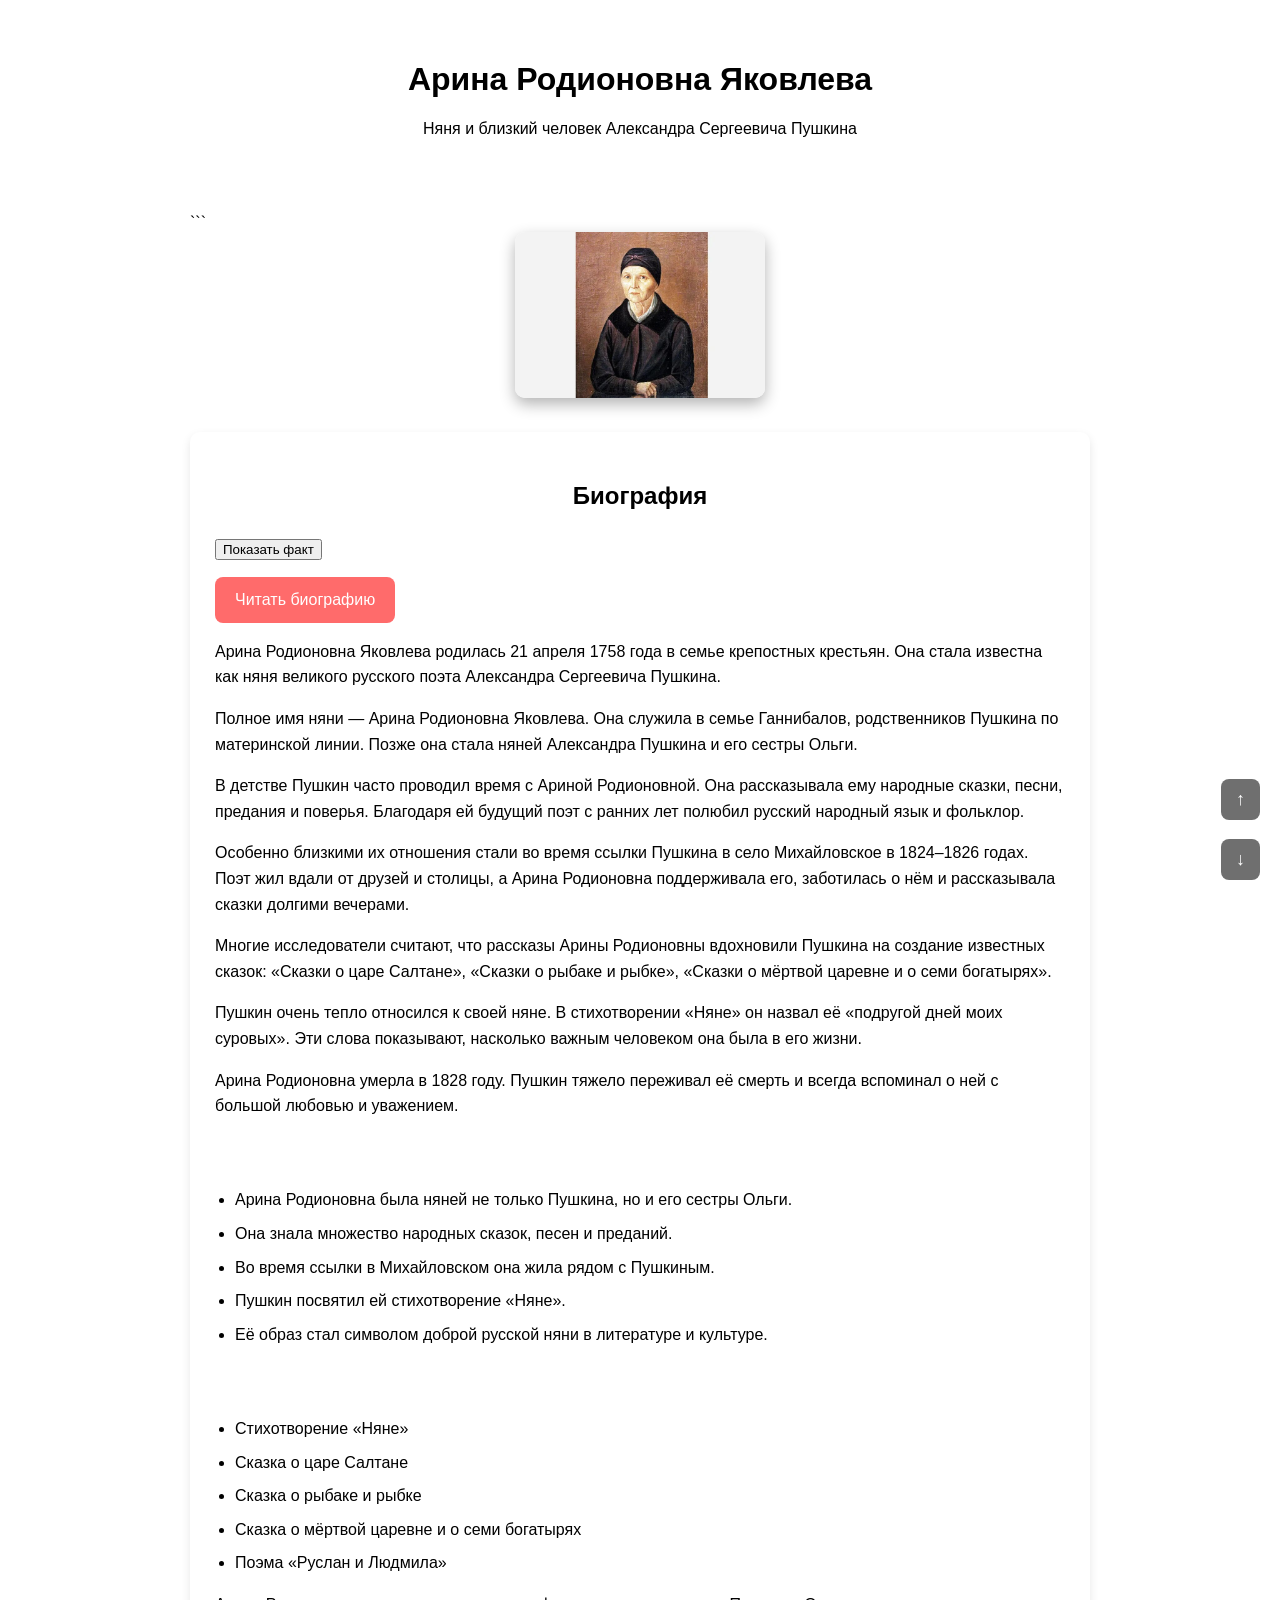
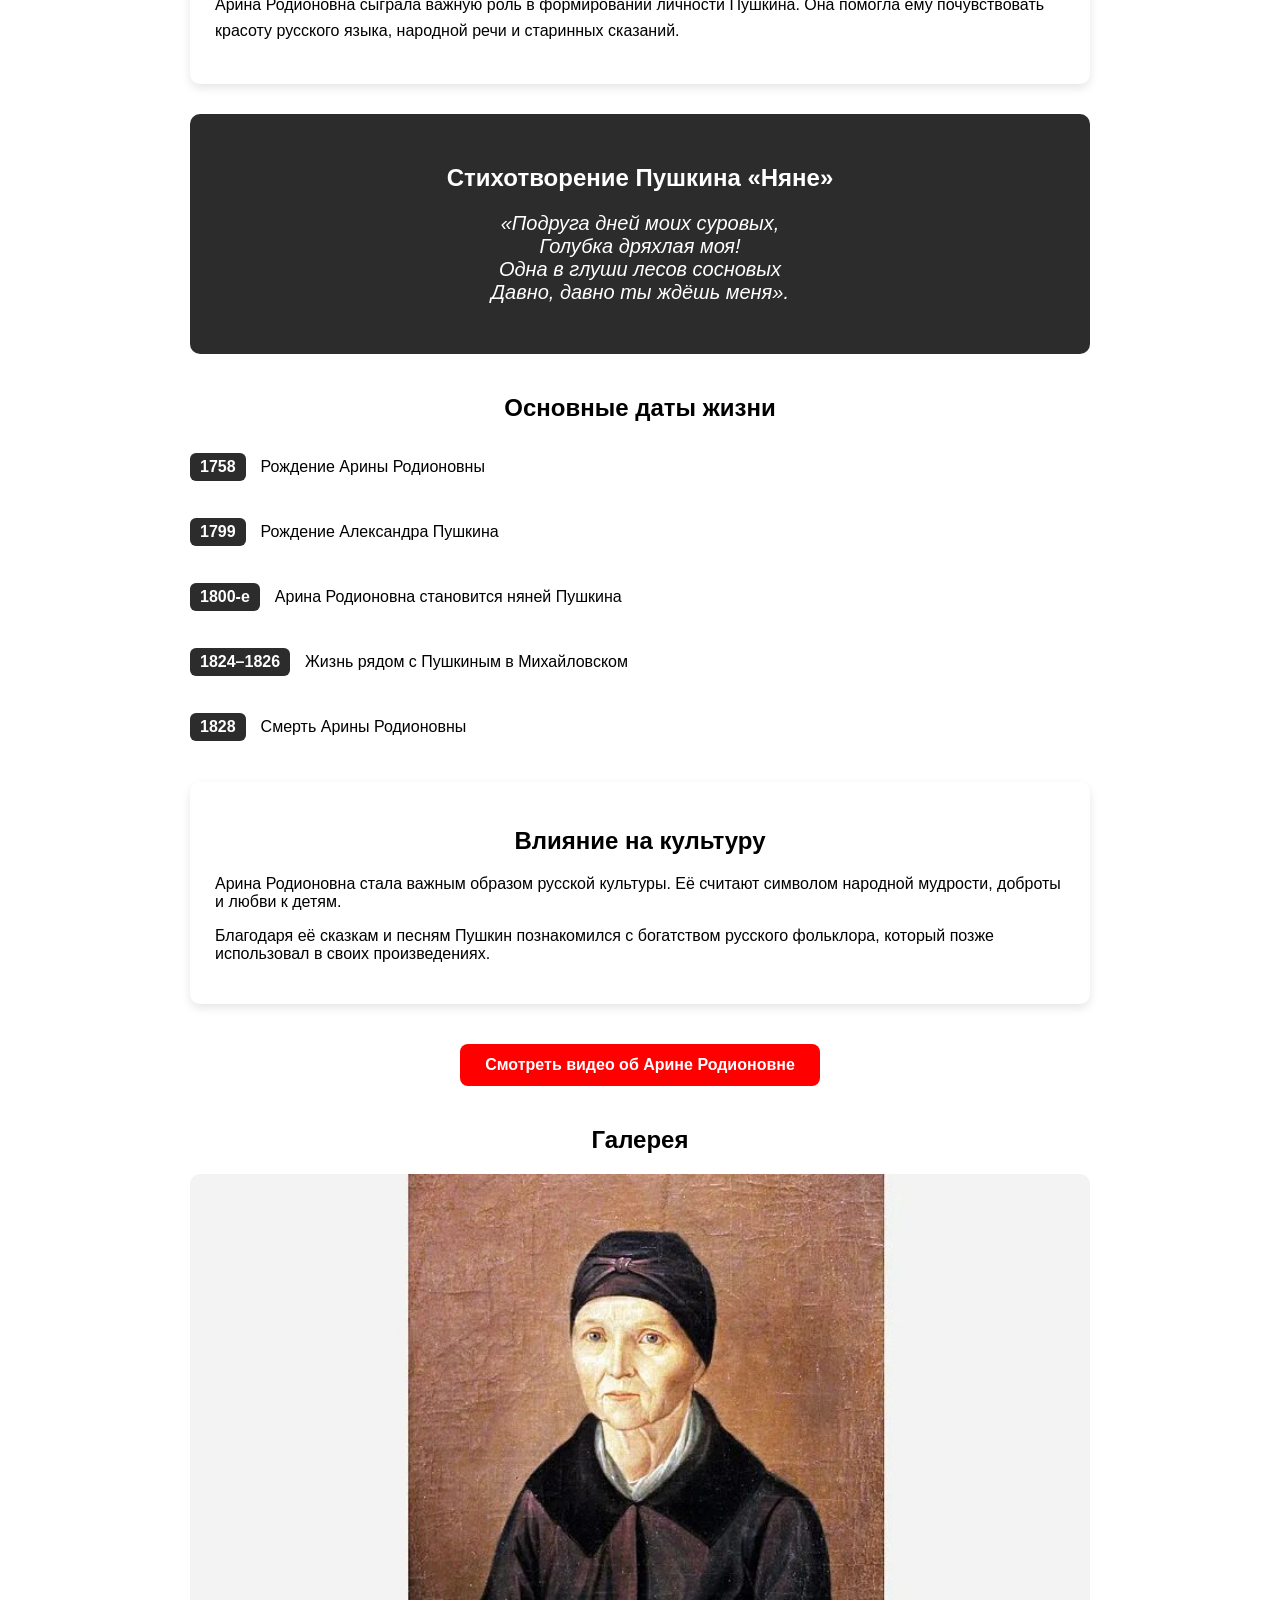
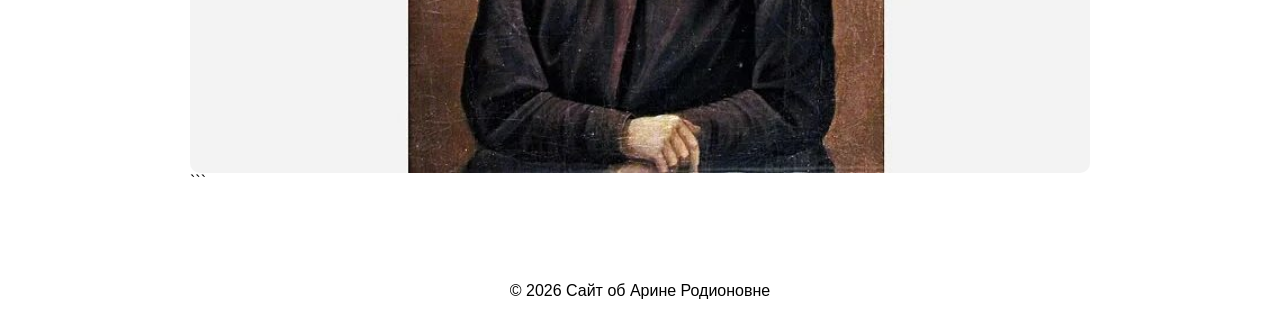
<file: rodionova.html>
<!DOCTYPE html>

<html lang="ru">
<head>
    <meta charset="UTF-8">
    <title>Арина Родионовна — няня Пушкина</title>
    <meta name="viewport" content="width=device-width, initial-scale=1.0">
    <link rel="stylesheet" href="v.css">
</head>

<body>

<header class="fade-in">
    <h1>Арина Родионовна Яковлева</h1>
    <p>Няня и близкий человек Александра Сергеевича Пушкина</p>
</header>

<main>

```
<!-- Фото -->
<section class="fade-in">
    <div class="photo">
        <img src="i.jpg" alt="Арина Родионовна">
    </div>
</section>

<!-- Биография -->
<section class="bio fade-in">
    <h2>Биография</h2>

    <button onclick="showFact()">Показать факт</button>
    <p id="fact"></p>

    <a href="#bio" class="btn">Читать биографию</a>

    <p id="bio">
        Арина Родионовна Яковлева родилась 21 апреля 1758 года в семье крепостных крестьян. Она стала известна как няня великого русского поэта Александра Сергеевича Пушкина.
    </p>

    <p>
        Полное имя няни — Арина Родионовна Яковлева. Она служила в семье Ганнибалов, родственников Пушкина по материнской линии. Позже она стала няней Александра Пушкина и его сестры Ольги.
    </p>

    <p>
        В детстве Пушкин часто проводил время с Ариной Родионовной. Она рассказывала ему народные сказки, песни, предания и поверья. Благодаря ей будущий поэт с ранних лет полюбил русский народный язык и фольклор.
    </p>

    <p>
        Особенно близкими их отношения стали во время ссылки Пушкина в село Михайловское в 1824–1826 годах. Поэт жил вдали от друзей и столицы, а Арина Родионовна поддерживала его, заботилась о нём и рассказывала сказки долгими вечерами.
    </p>

    <p>
        Многие исследователи считают, что рассказы Арины Родионовны вдохновили Пушкина на создание известных сказок: «Сказки о царе Салтане», «Сказки о рыбаке и рыбке», «Сказки о мёртвой царевне и о семи богатырях».
    </p>

    <p>
        Пушкин очень тепло относился к своей няне. В стихотворении «Няне» он назвал её «подругой дней моих суровых». Эти слова показывают, насколько важным человеком она была в его жизни.
    </p>

    <p>
        Арина Родионовна умерла в 1828 году. Пушкин тяжело переживал её смерть и всегда вспоминал о ней с большой любовью и уважением.
    </p>

    <h3>Интересные факты</h3>
    <ul class="facts">
        <li>Арина Родионовна была няней не только Пушкина, но и его сестры Ольги.</li>
        <li>Она знала множество народных сказок, песен и преданий.</li>
        <li>Во время ссылки в Михайловском она жила рядом с Пушкиным.</li>
        <li>Пушкин посвятил ей стихотворение «Няне».</li>
        <li>Её образ стал символом доброй русской няни в литературе и культуре.</li>
    </ul>

    <h3>Связь с творчеством Пушкина</h3>
    <ul class="works">
        <li>Стихотворение «Няне»</li>
        <li>Сказка о царе Салтане</li>
        <li>Сказка о рыбаке и рыбке</li>
        <li>Сказка о мёртвой царевне и о семи богатырях</li>
        <li>Поэма «Руслан и Людмила»</li>
    </ul>

    <p>
        Арина Родионовна сыграла важную роль в формировании личности Пушкина. Она помогла ему почувствовать красоту русского языка, народной речи и старинных сказаний.
    </p>
</section>

<!-- Цитата -->
<section class="quote fade-in">
    <h2>Стихотворение Пушкина «Няне»</h2>
    <blockquote>
        «Подруга дней моих суровых,<br>
        Голубка дряхлая моя!<br>
        Одна в глуши лесов сосновых<br>
        Давно, давно ты ждёшь меня».
    </blockquote>
</section>

<!-- Хронология -->
<section class="timeline fade-in">
    <h2>Основные даты жизни</h2>
    <div class="timeline-item"><span>1758</span><p>Рождение Арины Родионовны</p></div>
    <div class="timeline-item"><span>1799</span><p>Рождение Александра Пушкина</p></div>
    <div class="timeline-item"><span>1800-е</span><p>Арина Родионовна становится няней Пушкина</p></div>
    <div class="timeline-item"><span>1824–1826</span><p>Жизнь рядом с Пушкиным в Михайловском</p></div>
    <div class="timeline-item"><span>1828</span><p>Смерть Арины Родионовны</p></div>
</section>

<!-- Влияние -->
<section class="influence fade-in">
    <h2>Влияние на культуру</h2>
    <p>
        Арина Родионовна стала важным образом русской культуры. Её считают символом народной мудрости, доброты и любви к детям.
    </p>
    <p>
        Благодаря её сказкам и песням Пушкин познакомился с богатством русского фольклора, который позже использовал в своих произведениях.
    </p>
</section>

<!-- Видео -->
<section class="video fade-in">
    <a class="youtube-btn" href="https://youtube.com/shorts/YPleyqCfb5s?si=o09DsUIpxUaK-pVw" target="_blank">
        Смотреть видео об Арине Родионовне
    </a>
</section>

<!-- Галерея -->
<section class="gallery fade-in">
    <h2>Галерея</h2>
    <div class="gallery-grid">
        <img src="i.jpg" alt="Портрет Арины Родионовны">
    </div>
</section>
```

</main>

<footer class="fade-in">
    <p>© 2026 Сайт об Арине Родионовне</p>
</footer>

<button id="scrollTopBtn" onclick="scrollToTop()">↑</button> <button id="scrollBottomBtn" onclick="scrollToBottom()">↓</button>

<script src="script.js"></script>

<script>
function showFact() {
    document.getElementById("fact").innerText =
        "Арина Родионовна стала прообразом доброй няни в русской культуре и вдохновила Пушкина на многие сказочные произведения.";
}
</script>

</body>
</html>
</file>
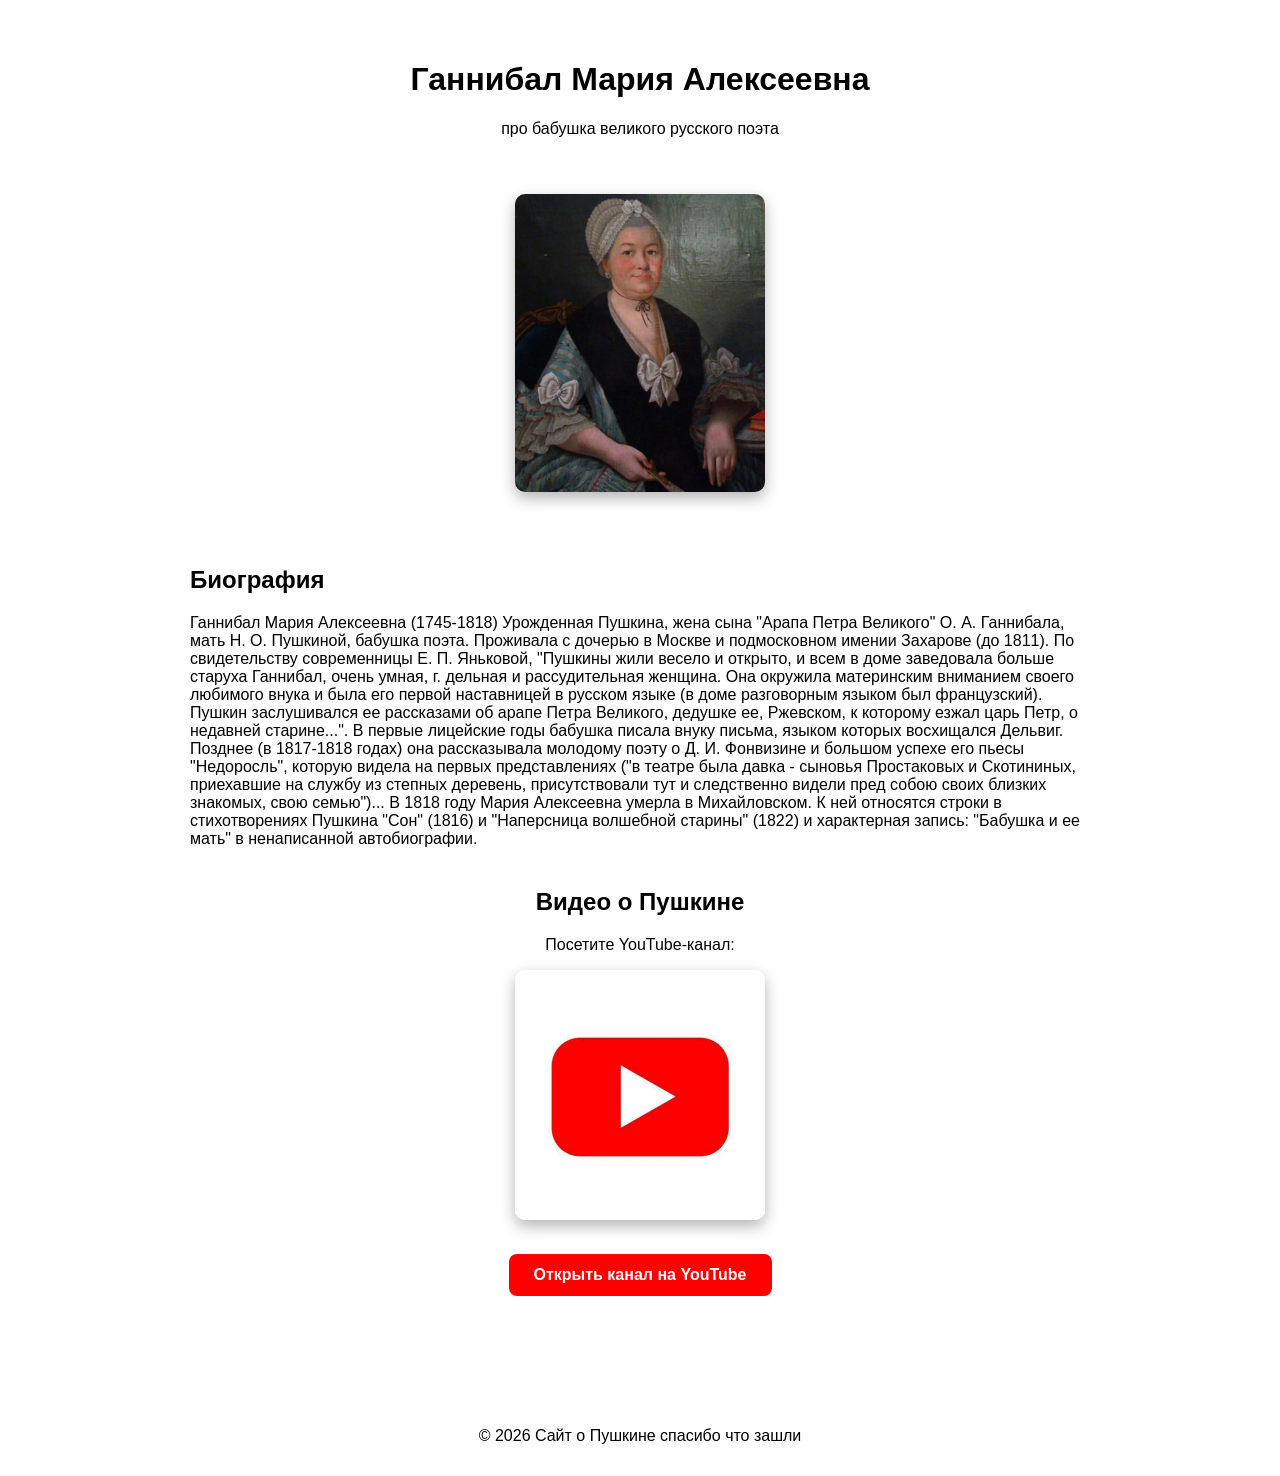
<file: x.html>
<!DOCTYPE html>
<html lang="ru">
<head>
    <meta charset="UTF-8">
    <title>мой сайт про Пушкина</title>
    <link rel="stylesheet" href="v.css">
</head>
<body>

<header>
    <h1>Ганнибал Мария Алексеевна</h1>
    <p>про бабушка великого русского поэта</p>
</header>
    <section class="photo">
        <img src="94637e432c4fd481771c48cd8f68226c.jpg" alt="">
        
    </section>

<main>
    <h2>Биография</h2>
        
        <p>
Ганнибал Мария Алексеевна (1745-1818)
Урожденная Пушкина, жена сына "Арапа Петра Великого" О. А. Ганнибала, мать Н. О. Пушкиной, бабушка поэта. Проживала с дочерью в Москве и подмосковном имении Захарове (до 1811). По свидетельству современницы Е. П. Яньковой, "Пушкины жили весело и открыто, и всем в доме заведовала больше старуха Ганнибал, очень умная, г. дельная и рассудительная женщина. Она окружила материнским вниманием своего любимого внука и была его первой наставницей в русском языке (в доме разговорным языком был французский). Пушкин заслушивался ее рассказами об арапе Петра Великого, дедушке ее, Ржевском, к которому езжал царь Петр, о недавней старине...". В первые лицейские годы бабушка писала внуку письма, языком которых восхищался Дельвиг. Позднее (в 1817-1818 годах) она рассказывала молодому поэту о Д. И. Фонвизине и большом успехе его пьесы "Недоросль", которую видела на первых представлениях ("в театре была давка - сыновья Простаковых и Скотининых, приехавшие на службу из степных деревень, присутствовали тут и следственно видели пред собою своих близких знакомых, свою семью")...

В 1818 году Мария Алексеевна умерла в Михайловском. К ней относятся строки в стихотворениях Пушкина "Сон" (1816) и "Наперсница волшебной старины" (1822) и характерная запись: "Бабушка и ее мать" в ненаписанной автобиографии.
    
        </p>
    </section>
     <section class="video">
        <h2>Видео о Пушкине</h2>
        <p>Посетите YouTube-канал:</p>
         <div class="photo"><img src="88ede68d5a62e565a0ebd854ec8a7497.jpg" alt=""></div><a class="youtube-btn" href="https://youtu.be/TiF_yie78j8?si=6PrdmA2tz334aG9Q" target="_blank">
            Открыть канал на YouTube
        </a>
    </section>
</main>

<footer>
    <p>© 2026 Сайт о Пушкине спасибо что зашли</p>
</footer>

</body>
</html>
</file>
<file: v.css>
body {
    margin: 0;
    font-family: "Georgia", serif;
    background-color: #f5f5f5;
    color: #333;
}

header {
    background-color: #2c2c2c;
    color: white;
    text-align: center;
    padding: 40px 20px;
}

main {
    max-width: 800px;
    margin: 30px auto;
    padding: 0 20px;
}

.photo {
    text-align: center;
    margin-bottom: 30px;
}

.photo img {
    width: 250px;
    border-radius: 10px;
    box-shadow: 0 6px 15px rgba(0,0,0,0.3);
    transition: transform 0.3s ease;
}

.photo img:hover {
    transform: scale(1.1);
}

.bio {
    background: white;
    padding: 25px;
    border-radius: 10px;
    line-height: 1.6;
    box-shadow: 0 4px 10px rgba(0,0,0,0.1);
}

.bio h2, .quote h2, .timeline h2, .influence h2, .gallery h2, .video h2 {
    text-align: center;
}

.bio h3 {
    margin-top: 20px;
    color: #ffffff;
}

.facts, .works {
    padding-left: 20px;
    margin-top: 10px;
}

.facts li, .works li {
    margin-bottom: 8px;
    transition: 0.3s;
}

.facts li:hover, .works li:hover {
    transform: translateX(5px);
    color: #000000;
}

.quote {
    background: #2c2c2c;
    color: white;
    padding: 30px;
    border-radius: 10px;
    text-align: center;
    margin-top: 30px;
}

.quote blockquote {
    font-size: 20px;
    font-style: italic;
}

.timeline {
    margin-top: 40px;
}

.timeline-item {
    display: flex;
    gap: 15px;
    margin-bottom: 15px;
    align-items: center;
}

.timeline-item span {
    background: #2c2c2c;
    color: white;
    padding: 5px 10px;
    border-radius: 6px;
    font-weight: bold;
}

.influence {
    background: white;
    padding: 25px;
    border-radius: 10px;
    margin-top: 30px;
    box-shadow: 0 4px 10px rgba(0,0,0,0.1);
}

.video {
    text-align: center;
    margin: 40px 0;
}

.youtube-btn {
    display: inline-block;
    padding: 12px 25px;
    background-color: #ff0000;
    color: white;
    text-decoration: none;
    font-weight: bold;
    border-radius: 8px;
    transition: all 0.3s ease;
    cursor: pointer;
}

.youtube-btn:hover {
    background-color: #cc0000;
    transform: scale(1.1);
}

.gallery {
    margin-top: 40px;
    text-align: center;
}

.gallery-grid {
    display: grid;
    grid-template-columns: repeat(auto-fit, minmax(150px, 1fr));
    gap: 15px;
    margin-top: 20px;
}

.gallery-grid img {
    width: 100%;
    border-radius: 10px;
    transition: 0.3s;
}

.gallery-grid img:hover {
    transform: scale(1.05);
}

footer {
    text-align: center;
    padding: 15px;
    background: #ddd;
    margin-top: 40px;
}

.fade-in {
    opacity: 0;
    transform: translateY(30px);
    animation: fadeUp 1.2s ease forwards;
}

@keyframes fadeUp {
    to {
        opacity: 1;
        transform: translateY(0);
    }
}
.playwrite-dk-uloopet-guides-regular {
  font-family: "Playwrite DK Uloopet Guides", cursive;
  font-weight: 400;
  font-style: normal;
}
.card {
    background: white;
    padding: 20px;
    margin: 15px 0;
    border-radius: 12px;
    box-shadow: 0 4px 12px rgba(0,0,0,0.1);
}
.card:hover {
    transform: translateY(-5px);
    transition: 0.3s;
}
body {
    margin: 0;
    font-family: Arial, sans-serif;
}

main {
    max-width: 900px;
    margin: auto;
    padding: 20px;
}
.gallery-grid {
    display: grid;
    grid-template-columns: repeat(auto-fit, minmax(200px, 1fr));
    gap: 10px;
}header {
    background: linear-gradient(135deg, #2c3e50, #4ca1af);
    color: white;
    text-align: center;
    padding: 40px 20px;
}
.btn {
    display: inline-block;
    padding: 10px 20px;
    background: #ff6b6b;
    color: white;
    border-radius: 8px;
    text-decoration: none;
}
#scrollTopBtn, #scrollBottomBtn {
    position: fixed;
    right: 20px;
    padding: 10px 15px;
    font-size: 18px;
    border: none;
    border-radius: 8px;
    background: #333;
    color: white;
    cursor: pointer;
    opacity: 0.7;
}

#scrollTopBtn {
    bottom: 80px;
}

#scrollBottomBtn {
    bottom: 20px;
}

#scrollTopBtn:hover, #scrollBottomBtn:hover {
    opacity: 1;
}
/* 📱 АДАПТАЦИЯ ДЛЯ ТЕЛЕФОНОВ */

@media (max-width: 768px) {

    body {
        font-size: 16px;
        padding: 10px;
    }

    header {
        text-align: center;
        padding: 20px;
    }

    h1 {
        font-size: 24px;
    }

    h2 {
        font-size: 20px;
    }

    main {
        width: 100%;
        padding: 10px;
    }

    .photo img {
        width: 100%;
        height: auto;
    }

    iframe {
        width: 100%;
        height: 220px;
    }

    .bio p {
        font-size: 15px;
        line-height: 1.5;
    }

    .gallery-grid {
        grid-template-columns: 1fr;
    }

    button {
        width: 100%;
        margin-top: 10px;
        font-size: 16px;
    }

    .youtube-btn {
        display: block;
        text-align: center;
        width: 100%;
    }

    #scrollTopBtn, 
    #scrollBottomBtn {
        right: 10px;
        padding: 8px 12px;
        font-size: 16px;
    }
}
img {
    max-width: 100%;
}
body {
    background: white;
    color: black;
    transition: 0.3s;
}

header,
section,
footer {
    background: white;
    color: black;
    transition: 0.3s;
}

/* Тёмная тема */

body.dark {
    background: #121212;
    color: white;
}

body.dark header,
body.dark section,
body.dark footer {
    background: #1f1f1f;
    color: white;
}

body.dark a {
    color: #4da6ff;
}
</file>
